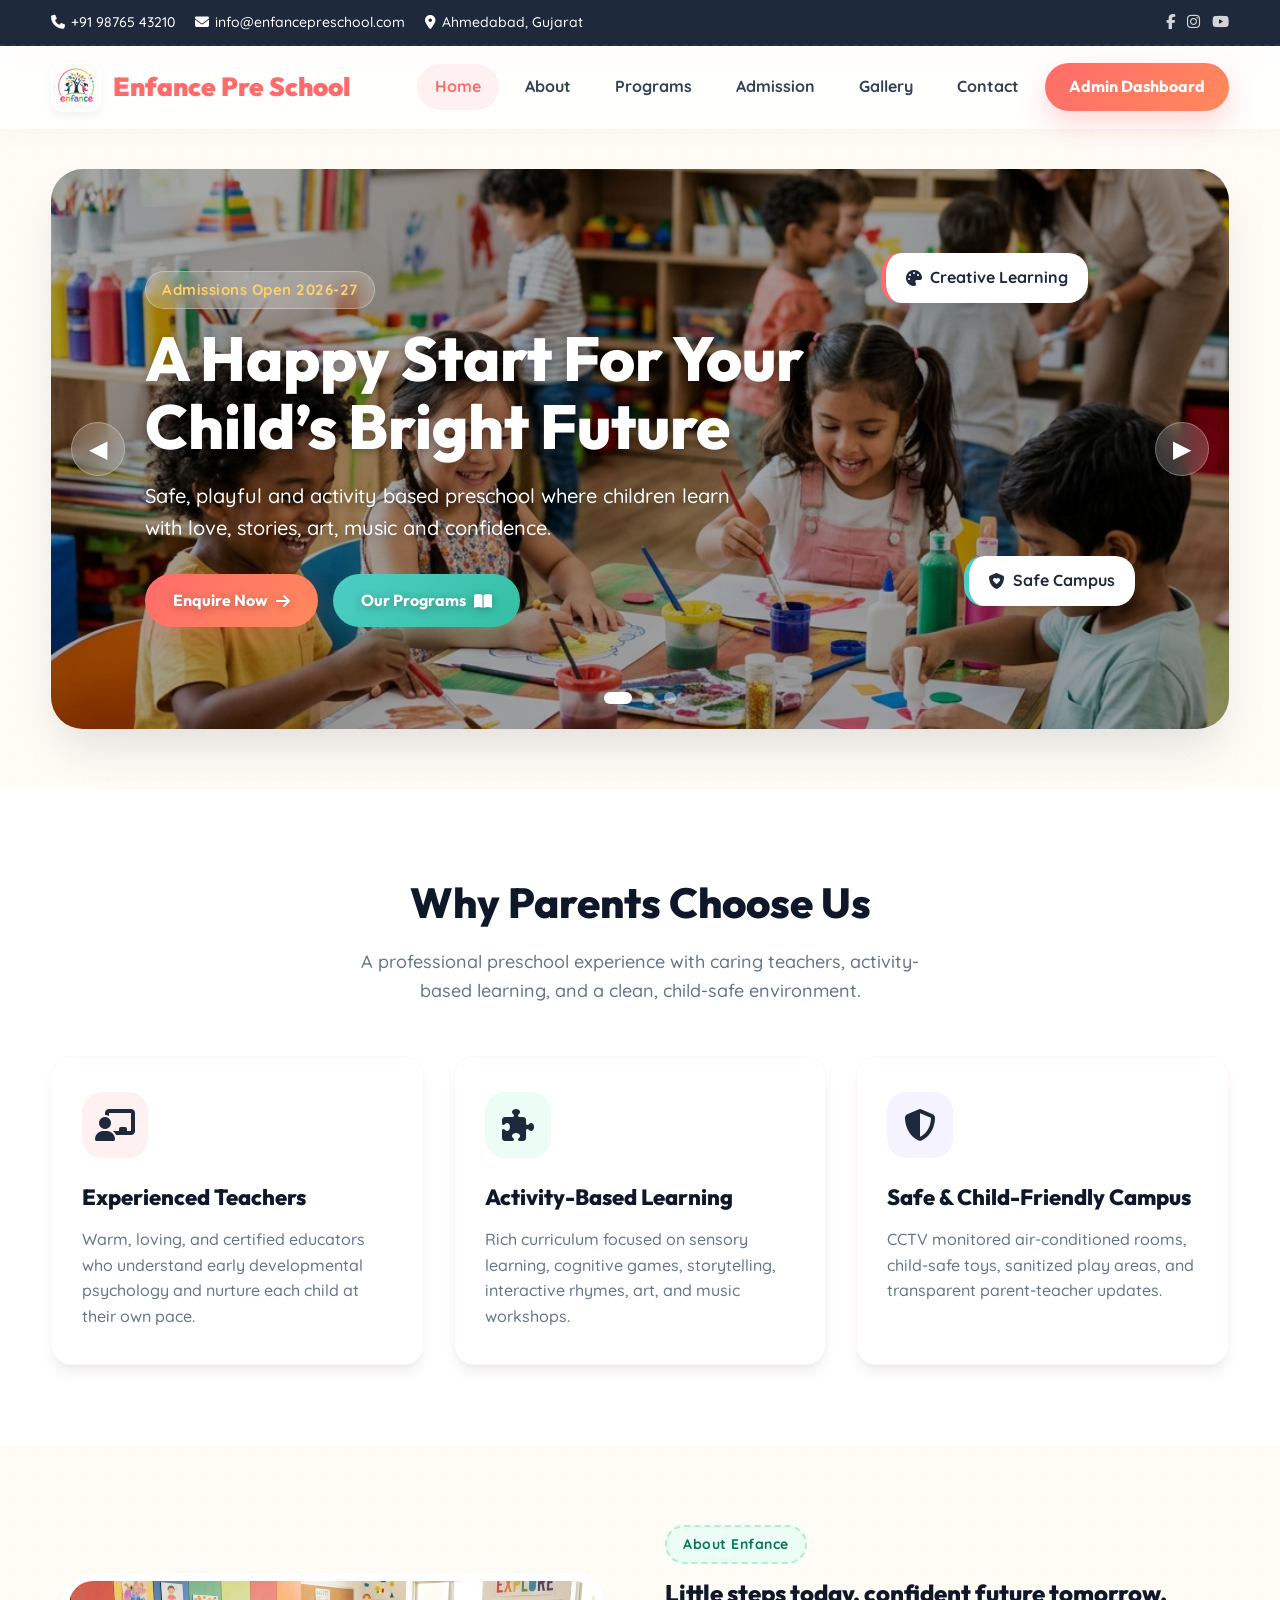
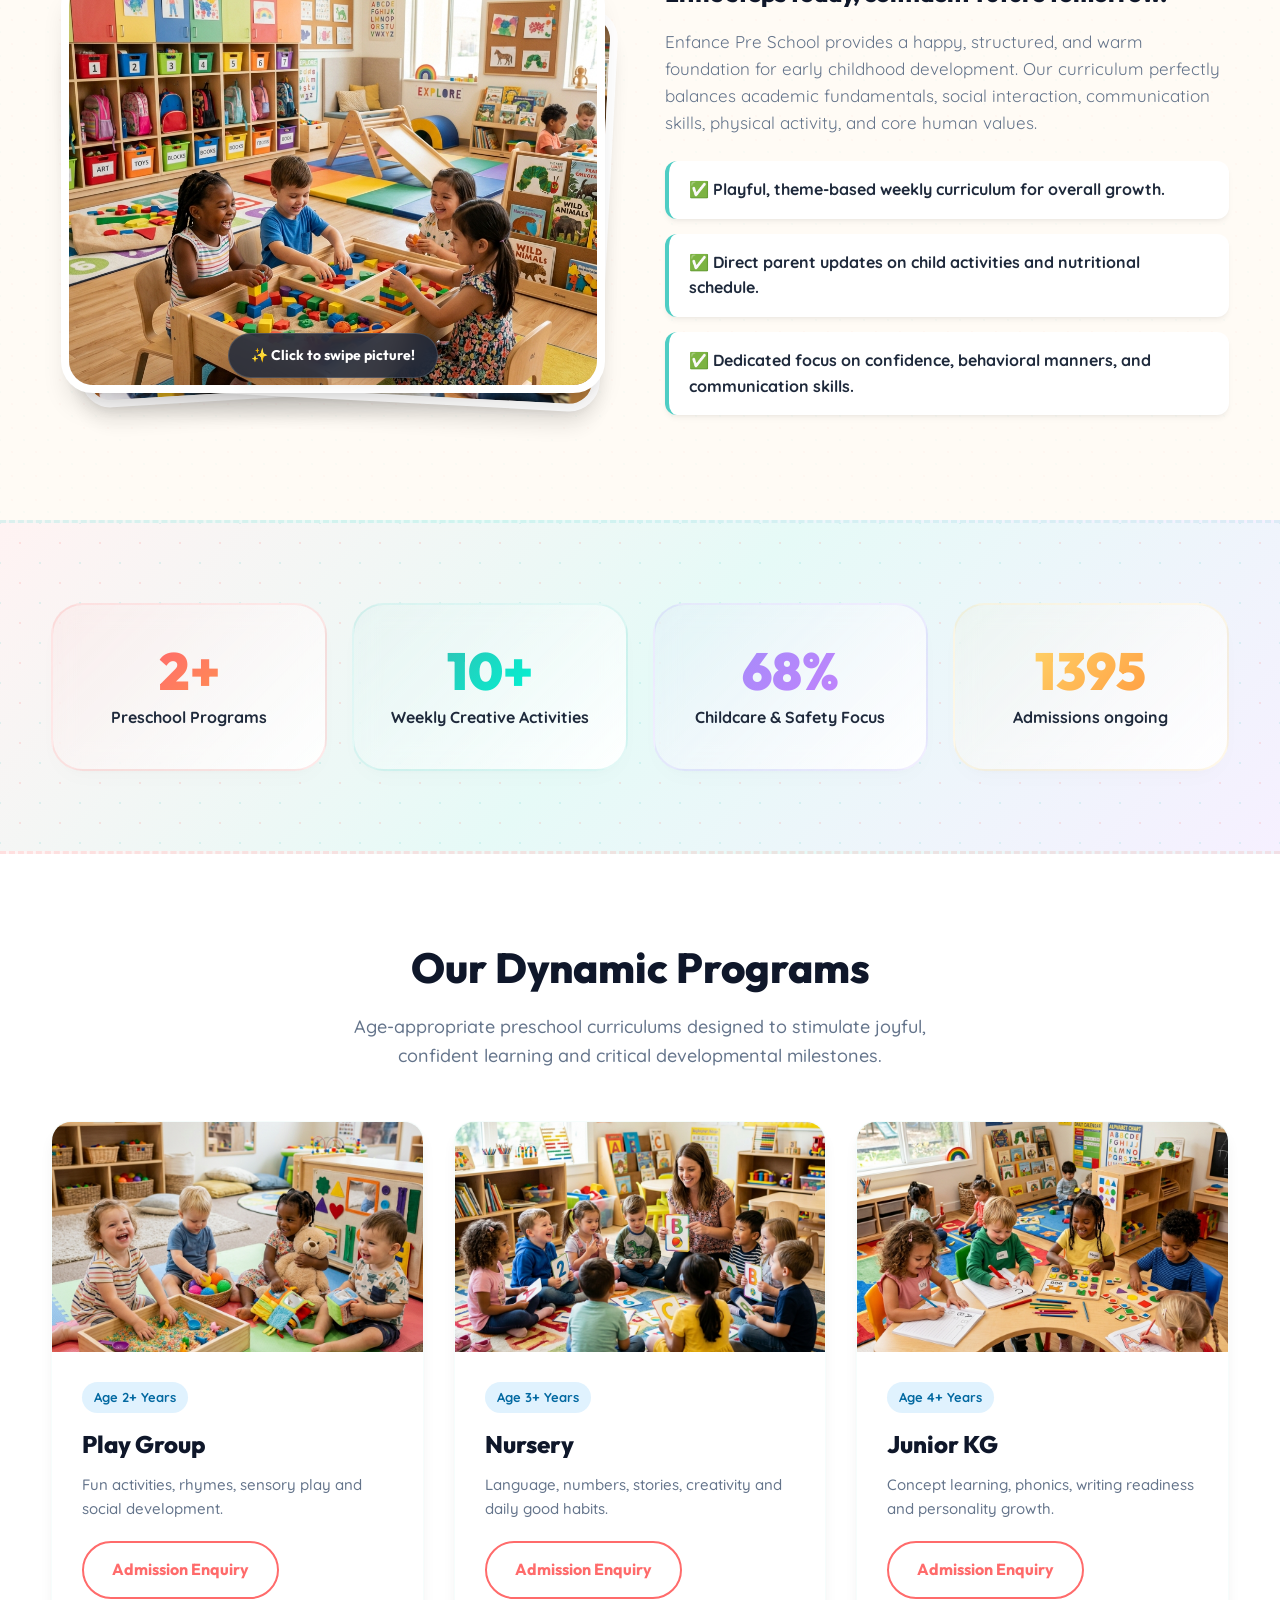
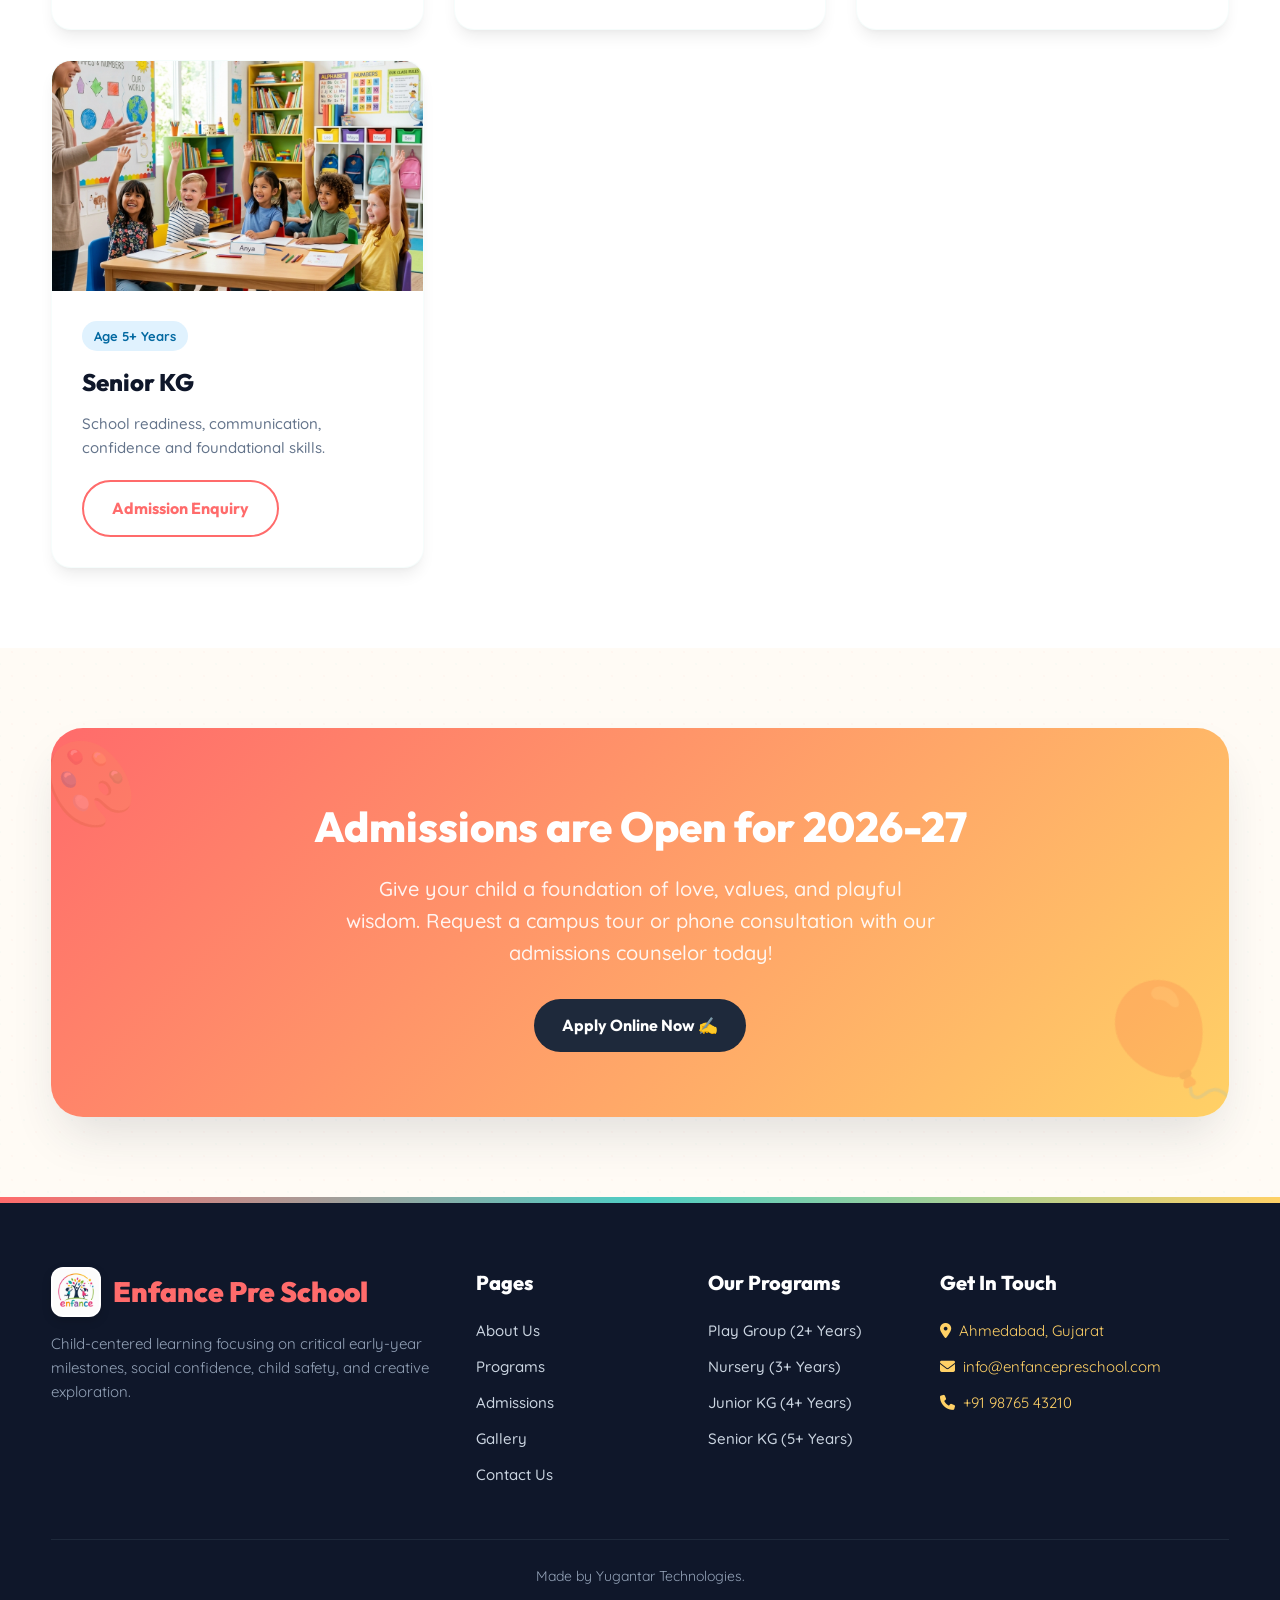
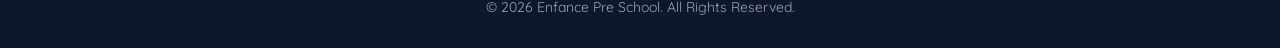
<file: index.html>
<!DOCTYPE html>
<html lang="en">
<head>
  <meta charset="UTF-8">
  <meta name="viewport" content="width=device-width, initial-scale=1.0">
  <title>Enfance Pre School - Happy Start for Bright Future</title>
  <meta name="description" content="Enfance Pre School offers activity-based learning, clean child-safe environment, experienced teachers, and joyful growth for your little ones in Ahmedabad.">
  <link rel="stylesheet" href="https://cdnjs.cloudflare.com/ajax/libs/font-awesome/6.4.0/css/all.min.css">
  <link rel="stylesheet" href="assets/css/style.css?v=7">
</head>
<body>

  <!-- PRELOADER -->
  <div id="preloader">
    <div class="loader-container">
      <div class="loader-balloons">
        <div class="loader-balloon"></div>
        <div class="loader-balloon"></div>
        <div class="loader-balloon"></div>
        <div class="loader-balloon"></div>
      </div>
      <div class="loader-text">ENFANCE PRE SCHOOL</div>
    </div>
  </div>

  <!-- TOP BAR -->
  <div class="topbar">
    <div class="container">
      <div class="topbar-info">
        <span><i class="fa-solid fa-phone"></i> <span data-phone></span></span>
        <span><i class="fa-solid fa-envelope"></i> <span data-email></span></span>
        <span><i class="fa-solid fa-location-dot"></i> <span data-address></span></span>
      </div>
      <div class="topbar-socials">
        <a href="#" title="Facebook"><i class="fa-brands fa-facebook-f"></i></a>
        <a href="#" title="Instagram"><i class="fa-brands fa-instagram"></i></a>
        <a href="#" title="YouTube"><i class="fa-brands fa-youtube"></i></a>
      </div>
    </div>
  </div>

  <!-- NAVBAR -->
  <nav class="navbar">
    <div class="container nav-inner">
      <a class="brand" href="index.html">
        <img src="assets/images/logo.png" alt="Enfance Logo" class="brand-logo-img">
        <span data-school>Enfance Pre School</span>
      </a>
      <button class="hamb" aria-label="Toggle Menu">☰</button>
      <div class="menu">
        <a href="index.html" class="active">Home</a>
        <a href="about.html">About</a>
        <a href="programs.html">Programs</a>
        <a href="admission.html">Admission</a>
        <a href="gallery.html">Gallery</a>
        <a href="contact.html">Contact</a>
        <a class="btn" href="admin/index.html">Admin Dashboard</a>
      </div>
    </div>
  </nav>

  <!-- HERO CAROUSEL SECTION -->
  <section class="hero">
    <div class="container">
      <div class="carousel-container">
        
        <!-- Slide 1 -->
        <div class="carousel-slide active">
          <img src="assets/images/slide01.png?v=2" alt="Children playing together" class="carousel-bg">
          <div class="carousel-content">
            <span class="eyebrow data-admission" data-admission>Admissions Open 2026-27</span>
            <h1 id="heroTitle">A Happy Start For Your Child’s Bright Future</h1>
            <p id="heroText">Safe, playful and activity based preschool where children learn with love, stories, art, music and confidence.</p>
            <div class="carousel-actions">
              <a class="btn" href="admission.html">Enquire Now <i class="fa-solid fa-arrow-right"></i></a>
              <a class="btn alt" href="programs.html">Our Programs <i class="fa-solid fa-book-open"></i></a>
            </div>
          </div>
          <!-- Decorative bubbles -->
          <div class="bubble bubble-primary b1"><i class="fa-solid fa-palette"></i> Creative Learning</div>
          <div class="bubble bubble-secondary b2"><i class="fa-solid fa-shield-heart"></i> Safe Campus</div>
        </div>

        <!-- Slide 2 -->
        <div class="carousel-slide">
          <img src="assets/images/slide02.png?v=2" alt="Preschool learning environment" class="carousel-bg">
          <div class="carousel-content">
            <span class="eyebrow">Play & Grow</span>
            <h1>Where Learning Feels Like Playtime!</h1>
            <p>We nurture every child’s curious mind with interactive storytelling, motor skills development, and creative play sessions.</p>
            <div class="carousel-actions">
              <a class="btn" href="admission.html">Apply Now <i class="fa-solid fa-pen-to-square"></i></a>
              <a class="btn alt outline" href="about.html">Learn More About Us</a>
            </div>
          </div>
          <div class="bubble bubble-secondary b1"><i class="fa-solid fa-puzzle-piece"></i> Mind Games</div>
          <div class="bubble bubble-primary b2"><i class="fa-solid fa-child-reaching"></i> Play Areas</div>
        </div>

        <!-- Slide 3 -->
        <div class="carousel-slide">
          <img src="assets/images/slide03.png?v=2" alt="Art class at school" class="carousel-bg">
          <div class="carousel-content">
            <span class="eyebrow">Experienced Care</span>
            <h1>Warm Teachers, Personalized Attention</h1>
            <p>Every child gains confidence and foundational concepts at their own unique pace with our loving, certified team of educators.</p>
            <div class="carousel-actions">
              <a class="btn" href="admission.html">Request Call back <i class="fa-solid fa-phone"></i></a>
              <a class="btn alt" href="gallery.html">View Campus Gallery <i class="fa-solid fa-images"></i></a>
            </div>
          </div>
          <div class="bubble bubble-primary b1"><i class="fa-solid fa-lightbulb"></i> Concept Focus</div>
          <div class="bubble bubble-secondary b2"><i class="fa-solid fa-user-tie"></i> Expert Staff</div>
        </div>

        <!-- Carousel Controls -->
        <button class="carousel-control carousel-prev" aria-label="Previous Slide">◀</button>
        <button class="carousel-control carousel-next" aria-label="Next Slide">▶</button>
        
        <!-- Carousel Dots -->
        <div class="carousel-dots"></div>
      </div>
    </div>
  </section>

  <!-- WAVY DIVIDER -->
  <div class="wave-divider wave-white" style="height: 40px;">
    <svg viewBox="0 0 1200 120" preserveAspectRatio="none">
      <path d="M321.39,56.44c58-10.79,114.16-30.13,172-41.86,82.39-16.72,168.19-17.73,250.45-.39C823.78,31,906.67,72,985.66,92.83c70.05,18.48,146.53,26.09,214.34,3V120H0V0C26.9,8.75,57.05,18.3,88.47,26.85,148.56,43.14,218.7,68.21,321.39,56.44Z"></path>
    </svg>
  </div>

  <!-- WHY PARENTS CHOOSE US SECTION -->
  <section class="section" style="background: var(--white);">
    <div class="container">
      <div class="section-title reveal-up">
        <h2>Why Parents Choose Us</h2>
        <p>A professional preschool experience with caring teachers, activity-based learning, and a clean, child-safe environment.</p>
      </div>
      
      <div class="cards">
        <div class="card card-primary reveal-up">
          <div class="icon"><i class="fa-solid fa-chalkboard-user"></i></div>
          <h3>Experienced Teachers</h3>
          <p>Warm, loving, and certified educators who understand early developmental psychology and nurture each child at their own pace.</p>
        </div>
        
        <div class="card card-secondary reveal-up" style="animation-delay: 0.15s;">
          <div class="icon"><i class="fa-solid fa-puzzle-piece"></i></div>
          <h3>Activity-Based Learning</h3>
          <p>Rich curriculum focused on sensory learning, cognitive games, storytelling, interactive rhymes, art, and music workshops.</p>
        </div>
        
        <div class="card card-purple reveal-up" style="animation-delay: 0.3s;">
          <div class="icon"><i class="fa-solid fa-shield-halved"></i></div>
          <h3>Safe & Child-Friendly Campus</h3>
          <p>CCTV monitored air-conditioned rooms, child-safe toys, sanitized play areas, and transparent parent-teacher updates.</p>
        </div>
      </div>
    </div>
  </section>

  <!-- SPLIT SECTION ABOUT -->
  <section class="section">
    <div class="container split">
      <div class="interactive-image-card reveal-left" id="aboutImageCard">
        <div class="card-stack-inner">
          <img class="stack-card card-depth-0" src="assets/images/home01.png?v=2" alt="Children learning in a bright classroom 1">
          <img class="stack-card card-depth-1" src="assets/images/about01.png?v=2" alt="Children learning in a bright classroom 2">
          <img class="stack-card card-depth-2" src="assets/images/slide01.png?v=2" alt="Children learning in a bright classroom 3">
          <img class="stack-card card-depth-3" src="assets/images/slide02.png?v=2" alt="Children learning in a bright classroom 4">
          <img class="stack-card card-depth-4" src="assets/images/slide03.png?v=2" alt="Children learning in a bright classroom 5">
        </div>
        <div class="click-hint">✨ Click to swipe picture!</div>
      </div>
      
      <div class="reveal-right">
        <span class="eyebrow">About Enfance</span>
        <h2 style="margin: 15px 0 20px; line-height: 1.2;">Little steps today, confident future tomorrow.</h2>
        <p style="color: var(--muted); margin-bottom: 20px; font-size: 17px;">Enfance Pre School provides a happy, structured, and warm foundation for early childhood development. Our curriculum perfectly balances academic fundamentals, social interaction, communication skills, physical activity, and core human values.</p>
        
        <div class="list">
          <div class="list-item">✅ Playful, theme-based weekly curriculum for overall growth.</div>
          <div class="list-item">✅ Direct parent updates on child activities and nutritional schedule.</div>
          <div class="list-item">✅ Dedicated focus on confidence, behavioral manners, and communication skills.</div>
        </div>
      </div>
    </div>
  </section>

  <!-- STATS COUNTING SECTION -->
  <section class="section stats-bg">
    <div class="container">
      <div class="stats">
        <div class="stat reveal-zoom">
          <b><span class="stat-number" data-target="4">0</span>+</b>
          <span>Preschool Programs</span>
        </div>
        <div class="stat reveal-zoom">
          <b><span class="stat-number" data-target="15">0</span>+</b>
          <span>Weekly Creative Activities</span>
        </div>
        <div class="stat reveal-zoom">
          <b><span class="stat-number" data-target="100">0</span>%</b>
          <span>Childcare & Safety Focus</span>
        </div>
        <div class="stat reveal-zoom">
          <b><span class="stat-number" data-target="2026">0</span></b>
          <span>Admissions ongoing</span>
        </div>
      </div>
    </div>
  </section>

  <!-- OUR PROGRAMS SECTION -->
  <section class="section" style="background: var(--white);">
    <div class="container">
      <div class="section-title reveal-up">
        <h2>Our Dynamic Programs</h2>
        <p>Age-appropriate preschool curriculums designed to stimulate joyful, confident learning and critical developmental milestones.</p>
      </div>
      <div class="programs" id="programList">
        <!-- Rendered dynamically by javascript -->
      </div>
    </div>
  </section>

  <!-- ADMISSIONS CTA SECTION -->
  <section class="section">
    <div class="container">
      <div class="cta reveal-zoom">
        <h2>Admissions are Open for 2026-27</h2>
        <p>Give your child a foundation of love, values, and playful wisdom. Request a campus tour or phone consultation with our admissions counselor today!</p>
        <a class="btn alt" href="admission.html" style="background: var(--ink); box-shadow: none;">Apply Online Now ✍️</a>
      </div>
    </div>
  </section>

  <!-- FOOTER -->
  <footer class="footer">
    <div class="container footer-grid">
      <div>
        <div class="footer-logo">
          <img src="assets/images/logo.png" alt="Enfance Logo" class="footer-logo-img">
          <span data-school>Enfance Pre School</span>
        </div>
        <p style="margin-bottom: 20px;">Child-centered learning focusing on critical early-year milestones, social confidence, child safety, and creative exploration.</p>
      </div>
      
      <div>
        <h3>Pages</h3>
        <a href="about.html">About Us</a>
        <a href="programs.html">Programs</a>
        <a href="admission.html">Admissions</a>
        <a href="gallery.html">Gallery</a>
        <a href="contact.html">Contact Us</a>
      </div>
      
      <div>
        <h3>Our Programs</h3>
        <a href="programs.html">Play Group (2+ Years)</a>
        <a href="programs.html">Nursery (3+ Years)</a>
        <a href="programs.html">Junior KG (4+ Years)</a>
        <a href="programs.html">Senior KG (5+ Years)</a>
      </div>
      
      <div>
        <h3>Get In Touch</h3>
        <ul class="footer-contact">
          <li><span><i class="fa-solid fa-location-dot"></i></span> <span data-address></span></li>
          <li><span><i class="fa-solid fa-envelope"></i></span> <span data-email></span></li>
          <li><span><i class="fa-solid fa-phone"></i></span> <span data-phone></span></li>
        </ul>
      </div>
    </div>
    
    <div class="container footer-bottom">
      <div style="margin-bottom: 8px;">Made by Yugantar Technologies.</div>
      © <span id="year"></span> <span data-school></span>. All Rights Reserved.
    </div>
  </footer>

  <script src="assets/js/main.js?v=5"></script>
</body>
</html>
</file>
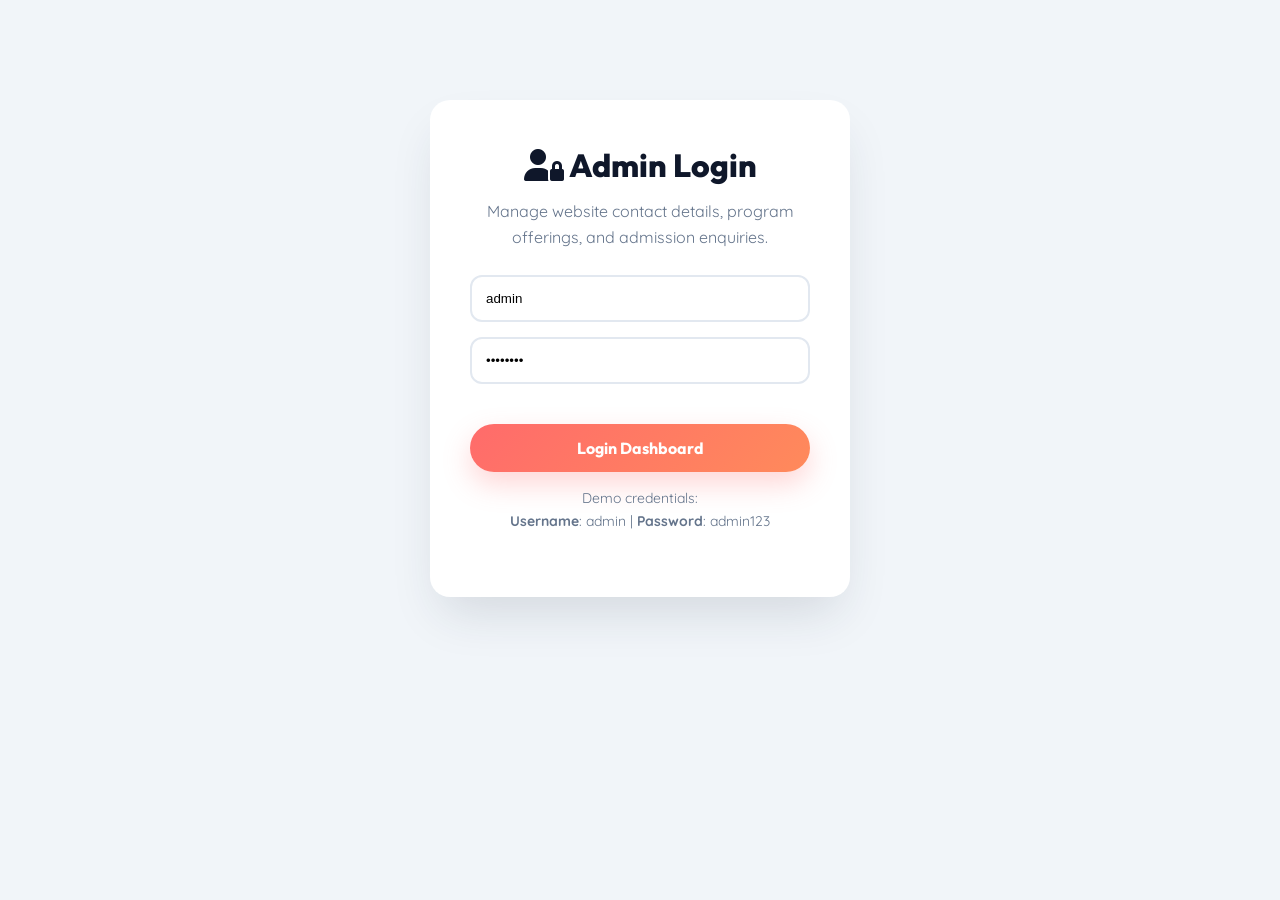
<file: admin/index.html>
<!DOCTYPE html>
<html lang="en">
<head>
  <meta charset="UTF-8">
  <meta name="viewport" content="width=device-width, initial-scale=1.0">
  <title>Admin Dashboard - Enfance Pre School</title>
  <link rel="stylesheet" href="https://cdnjs.cloudflare.com/ajax/libs/font-awesome/6.4.0/css/all.min.css">
  <link rel="stylesheet" href="../assets/css/style.css">
  <style>
    /* Admin specific overriding details */
    .admin-card input, .admin-card textarea {
      width: 100%;
      padding: 12px 16px;
      border: 2px solid #e2e8f0;
      border-radius: var(--radius-sm);
      margin-bottom: 16px;
      outline: none;
      font-family: inherit;
    }
    .admin-card input:focus, .admin-card textarea:focus {
      border-color: var(--primary);
    }
    .admin-card label {
      display: block;
      font-weight: 700;
      margin-bottom: 6px;
      color: var(--ink);
    }
  </style>
</head>
<body>

  <div class="admin-wrap">
    <div class="container">
      
      <!-- LOGIN BOX -->
      <div id="login" class="login-box">
        <h1><i class="fa-solid fa-user-lock"></i> Admin Login</h1>
        <p>Manage website contact details, program offerings, and admission enquiries.</p>
        
        <div style="text-align: left; margin-bottom: 15px;">
          <input id="user" placeholder="Username" value="admin">
          <input id="pass" type="password" placeholder="Password" value="admin123">
        </div>
        
        <button class="btn" onclick="login()">Login Dashboard</button>
        <p style="color: var(--muted); font-size: 14px; margin-top: 15px;">
          Demo credentials:<br><strong>Username</strong>: admin | <strong>Password</strong>: admin123
        </p>
      </div>

      <!-- MAIN CONTROL PANEL -->
      <div id="panel" style="display: none;">
        <div class="admin-panel">
          
          <!-- SIDEBAR -->
          <aside class="sidebar">
            <h2>Enfance Admin</h2>
            <button class="active" onclick="showTab('dashboard', this)"><i class="fa-solid fa-chart-simple"></i> Dashboard</button>
            <button onclick="showTab('content', this)"><i class="fa-solid fa-gear"></i> Website Content</button>
            <button onclick="showTab('programs', this)"><i class="fa-solid fa-book"></i> Programs Manager</button>
            <button onclick="showTab('enquiries', this)"><i class="fa-solid fa-inbox"></i> Enquiries Inbox</button>
            <button onclick="logout()" style="color: #fca5a5; margin-top: 20px;"><i class="fa-solid fa-lock"></i> Logout</button>
            <a class="btn alt" style="margin-top: 25px; width: 100%; text-shadow: none;" href="../index.html"><i class="fa-solid fa-globe"></i> View Site</a>
          </aside>

          <!-- CONTENT PANELS -->
          <main>
            
            <!-- DASHBOARD TAB -->
            <section id="dashboard" class="tab">
              <div class="admin-card">
                <h1>Overview Metrics</h1>
                <div class="stats" style="grid-template-columns: repeat(auto-fit, minmax(200px, 1fr));">
                  <div class="stat">
                    <b id="eqCount" style="color: var(--secondary);">0</b>
                    <span>Total Enquiries Recieved</span>
                  </div>
                  <div class="stat">
                    <b>6</b>
                    <span>Total Pages Managed</span>
                  </div>
                  <div class="stat">
                    <b id="pgCount">4</b>
                    <span>Dynamic Programs</span>
                  </div>
                  <div class="stat">
                    <b style="color: var(--green);">Active</b>
                    <span>Local Database Status</span>
                  </div>
                </div>
              </div>
            </section>

            <!-- WEBSITE CONTENT TAB -->
            <section id="content" class="tab" style="display: none;">
              <div class="admin-card">
                <h1>Manage Header & Contact Details</h1>
                
                <label for="school">School Name</label>
                <input id="school" placeholder="School Name">
                
                <label for="phone">Phone Number</label>
                <input id="phone" placeholder="Phone Number">
                
                <label for="email">Email Address</label>
                <input id="email" placeholder="Email Address">
                
                <label for="address">Campus Address</label>
                <input id="address" placeholder="Campus Address">
                
                <label for="admission">Admissions Callout Text</label>
                <input id="admission" placeholder="Admission Callout Text">
                
                <label for="heroTitleAdmin">Hero Title (Homepage)</label>
                <input id="heroTitleAdmin" placeholder="Hero Title">
                
                <label for="heroTextAdmin">Hero Tagline (Homepage)</label>
                <textarea id="heroTextAdmin" rows="4" placeholder="Hero Description Text"></textarea>
                
                <button class="btn" onclick="saveContent()">Save Content Details</button>
              </div>
            </section>

            <!-- PROGRAMS TAB -->
            <section id="programs" class="tab" style="display: none;">
              <div class="admin-card">
                <h1>Manage Class Programs</h1>
                <p style="color: var(--muted); margin-bottom: 25px;">Define, rename, or update the syllabus details and age brackets for preschool program offerings.</p>
                
                <div id="programRows"></div>
                
                <div style="display: flex; gap: 15px; margin-top: 20px;">
                  <button class="btn alt" onclick="addProgram()">+ Add New Program Card</button>
                  <button class="btn" onclick="savePrograms()">Save Programs Grid</button>
                </div>
              </div>
            </section>

            <!-- ENQUIRIES TAB -->
            <section id="enquiries" class="tab" style="display: none;">
              <div class="admin-card">
                <div style="display: flex; justify-content: space-between; align-items: center; margin-bottom: 20px; border-bottom: 2px solid #f1f5f9; padding-bottom: 15px;">
                  <h1 style="margin: 0; border: none; padding: 0;">Admission Enquiries</h1>
                  <button class="btn alt outline" onclick="clearEnquiries()" style="padding: 10px 20px;">Clear Inbox</button>
                </div>
                
                <div style="overflow-x: auto; background: var(--white); border-radius: var(--radius-sm); border: 1px solid #e2e8f0;">
                  <table class="table">
                    <thead>
                      <tr>
                        <th>Date Submitted</th>
                        <th>Parent Name</th>
                        <th>Mobile Number</th>
                        <th>Chosen Program</th>
                        <th>Message Content</th>
                      </tr>
                    </thead>
                    <tbody id="enquiryRows">
                      <!-- Rendered dynamically by javascript -->
                    </tbody>
                  </table>
                </div>
              </div>
            </section>

          </main>

        </div>
      </div>

    </div>
  </div>

  <script src="../assets/js/main.js?v=5"></script>
  <script src="admin.js?v=3"></script>
</body>
</html>
</file>
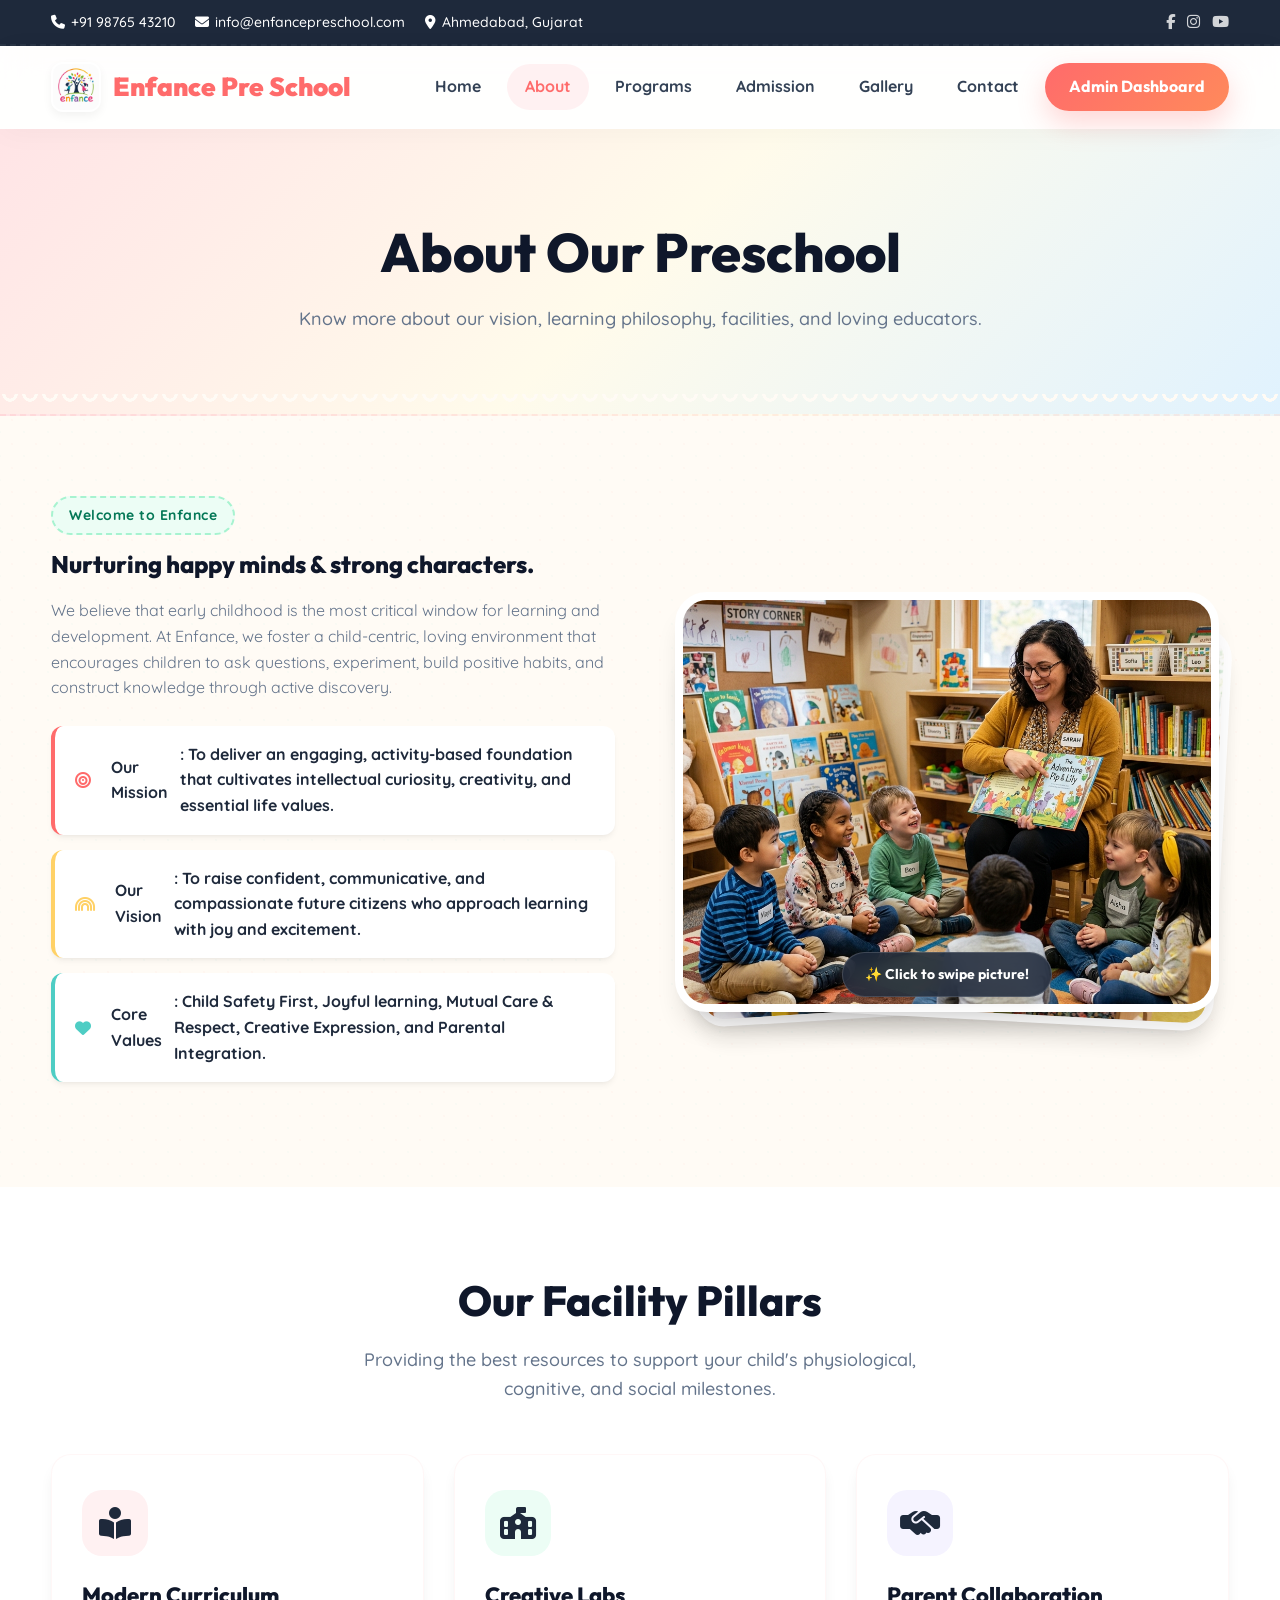
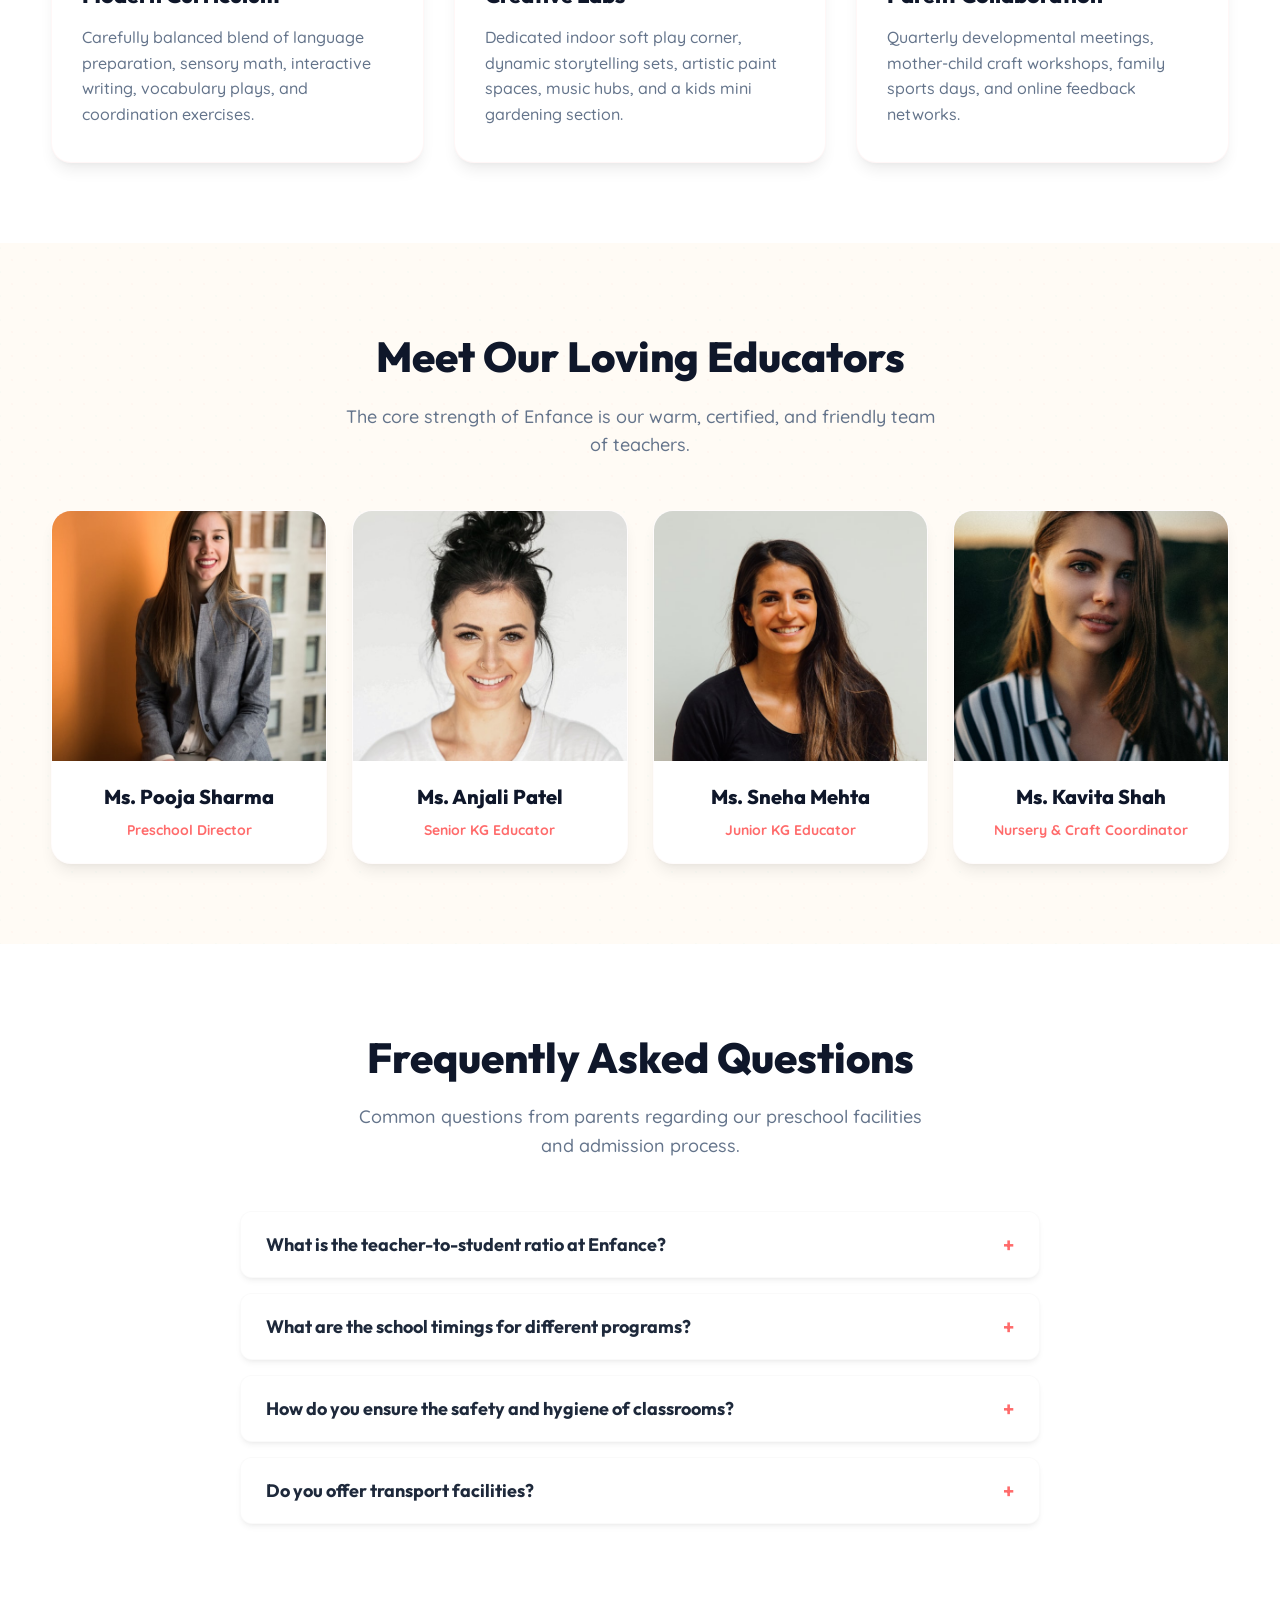
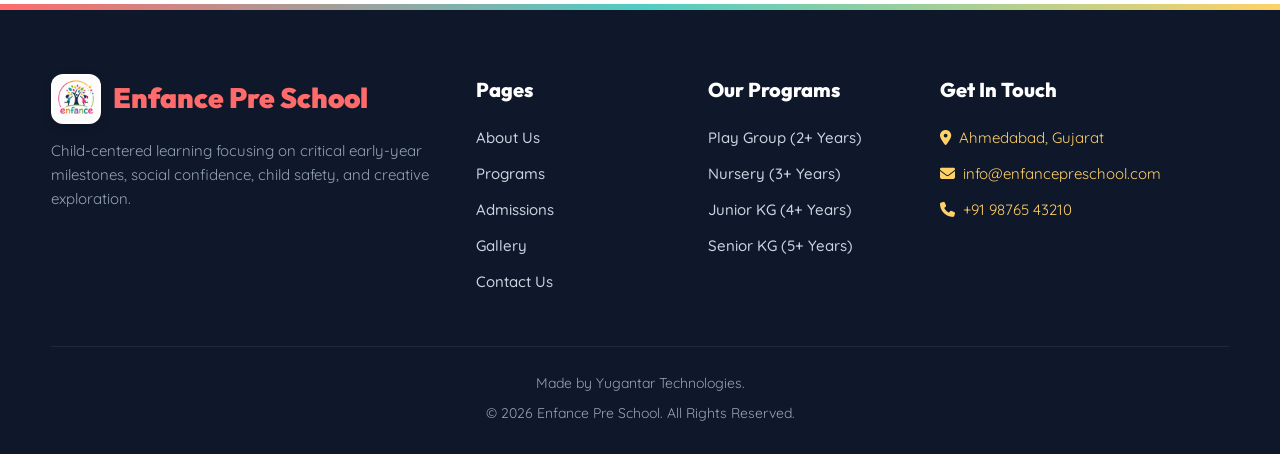
<file: about.html>
<!DOCTYPE html>
<html lang="en">
<head>
  <meta charset="UTF-8">
  <meta name="viewport" content="width=device-width, initial-scale=1.0">
  <title>About Us - Enfance Pre School</title>
  <meta name="description" content="Learn more about the mission, vision, values, experienced teaching staff, and educational facilities at Enfance Pre School.">
  <link rel="stylesheet" href="https://cdnjs.cloudflare.com/ajax/libs/font-awesome/6.4.0/css/all.min.css">
  <link rel="stylesheet" href="assets/css/style.css?v=7">
</head>
<body>

  <!-- PRELOADER -->
  <div id="preloader">
    <div class="loader-container">
      <div class="loader-balloons">
        <div class="loader-balloon"></div>
        <div class="loader-balloon"></div>
        <div class="loader-balloon"></div>
        <div class="loader-balloon"></div>
      </div>
      <div class="loader-text">ENFANCE PRE SCHOOL</div>
    </div>
  </div>

  <!-- TOP BAR -->
  <div class="topbar">
    <div class="container">
      <div class="topbar-info">
        <span><i class="fa-solid fa-phone"></i> <span data-phone></span></span>
        <span><i class="fa-solid fa-envelope"></i> <span data-email></span></span>
        <span><i class="fa-solid fa-location-dot"></i> <span data-address></span></span>
      </div>
      <div class="topbar-socials">
        <a href="#" title="Facebook"><i class="fa-brands fa-facebook-f"></i></a>
        <a href="#" title="Instagram"><i class="fa-brands fa-instagram"></i></a>
        <a href="#" title="YouTube"><i class="fa-brands fa-youtube"></i></a>
      </div>
    </div>
  </div>

  <!-- NAVBAR -->
  <nav class="navbar">
    <div class="container nav-inner">
      <a class="brand" href="index.html">
        <img src="assets/images/logo.png" alt="Enfance Logo" class="brand-logo-img">
        <span data-school>Enfance Pre School</span>
      </a>
      <button class="hamb" aria-label="Toggle Menu">☰</button>
      <div class="menu">
        <a href="index.html">Home</a>
        <a href="about.html" class="active">About</a>
        <a href="programs.html">Programs</a>
        <a href="admission.html">Admission</a>
        <a href="gallery.html">Gallery</a>
        <a href="contact.html">Contact</a>
        <a class="btn" href="admin/index.html">Admin Dashboard</a>
      </div>
    </div>
  </nav>

  <!-- PAGE HERO -->
  <section class="page-hero">
    <div class="container">
      <h1>About Our Preschool</h1>
      <p>Know more about our vision, learning philosophy, facilities, and loving educators.</p>
    </div>
  </section>

  <!-- WELCOME & CORE MISSION -->
  <section class="section">
    <div class="container split">
      <div class="reveal-left">
        <span class="eyebrow">Welcome to Enfance</span>
        <h2 style="margin: 15px 0 20px; line-height: 1.2;">Nurturing happy minds & strong characters.</h2>
        <p style="color: var(--muted); margin-bottom: 25px; font-size: 16px;">We believe that early childhood is the most critical window for learning and development. At Enfance, we foster a child-centric, loving environment that encourages children to ask questions, experiment, build positive habits, and construct knowledge through active discovery.</p>
        
        <div class="list">
          <div class="list-item" style="border-left-color: var(--primary);">
            <i class="fa-solid fa-bullseye" style="color: var(--primary); margin-right: 8px;"></i> <strong>Our Mission</strong>: To deliver an engaging, activity-based foundation that cultivates intellectual curiosity, creativity, and essential life values.
          </div>
          <div class="list-item" style="border-left-color: var(--accent);">
            <i class="fa-solid fa-rainbow" style="color: var(--accent); margin-right: 8px;"></i> <strong>Our Vision</strong>: To raise confident, communicative, and compassionate future citizens who approach learning with joy and excitement.
          </div>
          <div class="list-item" style="border-left-color: var(--secondary);">
            <i class="fa-solid fa-heart" style="color: var(--secondary); margin-right: 8px;"></i> <strong>Core Values</strong>: Child Safety First, Joyful learning, Mutual Care & Respect, Creative Expression, and Parental Integration.
          </div>
        </div>
      </div>
      
      <div class="reveal-right">
        <div class="interactive-image-card" id="aboutImageCard">
          <div class="card-stack-inner">
            <img class="stack-card card-depth-0" src="assets/images/about01.png?v=2" alt="Preschool activities 1">
            <img class="stack-card card-depth-1" src="assets/images/home01.png?v=2" alt="Preschool activities 2">
            <img class="stack-card card-depth-2" src="assets/images/slide01.png?v=2" alt="Preschool activities 3">
            <img class="stack-card card-depth-3" src="assets/images/slide02.png?v=2" alt="Preschool activities 4">
            <img class="stack-card card-depth-4" src="assets/images/slide03.png?v=2" alt="Preschool activities 5">
          </div>
          <div class="click-hint">✨ Click to swipe picture!</div>
        </div>
      </div>
    </div>
  </section>

  <!-- FACILITY FEATURES -->
  <section class="section" style="background: var(--white);">
    <div class="container">
      <div class="section-title reveal-up">
        <h2>Our Facility Pillars</h2>
        <p>Providing the best resources to support your child's physiological, cognitive, and social milestones.</p>
      </div>
      
      <div class="cards">
        <div class="card card-primary reveal-up">
          <div class="icon"><i class="fa-solid fa-book-open-reader"></i></div>
          <h3>Modern Curriculum</h3>
          <p>Carefully balanced blend of language preparation, sensory math, interactive writing, vocabulary plays, and coordination exercises.</p>
        </div>
        
        <div class="card card-secondary reveal-up" style="animation-delay: 0.1s;">
          <div class="icon"><i class="fa-solid fa-school-flag"></i></div>
          <h3>Creative Labs</h3>
          <p>Dedicated indoor soft play corner, dynamic storytelling sets, artistic paint spaces, music hubs, and a kids mini gardening section.</p>
        </div>
        
        <div class="card card-purple reveal-up" style="animation-delay: 0.2s;">
          <div class="icon"><i class="fa-solid fa-handshake-simple"></i></div>
          <h3>Parent Collaboration</h3>
          <p>Quarterly developmental meetings, mother-child craft workshops, family sports days, and online feedback networks.</p>
        </div>
      </div>
    </div>
  </section>

  <!-- TEAM MEMBERS SECTION -->
  <section class="section">
    <div class="container">
      <div class="section-title reveal-up">
        <h2>Meet Our Loving Educators</h2>
        <p>The core strength of Enfance is our warm, certified, and friendly team of teachers.</p>
      </div>
      
      <div class="team-grid">
        <div class="team-card reveal-zoom">
          <div class="team-img-wrap">
            <img src="assets/images/team01.png?v=2" alt="Ms. Pooja Sharma">
          </div>
          <div class="team-info">
            <h4>Ms. Pooja Sharma</h4>
            <span>Preschool Director</span>
          </div>
        </div>
        
        <div class="team-card reveal-zoom" style="animation-delay: 0.1s;">
          <div class="team-img-wrap">
            <img src="assets/images/team02.png?v=2" alt="Ms. Anjali Patel">
          </div>
          <div class="team-info">
            <h4>Ms. Anjali Patel</h4>
            <span>Senior KG Educator</span>
          </div>
        </div>
        
        <div class="team-card reveal-zoom" style="animation-delay: 0.2s;">
          <div class="team-img-wrap">
            <img src="assets/images/team03.png?v=2" alt="Ms. Sneha Mehta">
          </div>
          <div class="team-info">
            <h4>Ms. Sneha Mehta</h4>
            <span>Junior KG Educator</span>
          </div>
        </div>
        
        <div class="team-card reveal-zoom" style="animation-delay: 0.3s;">
          <div class="team-img-wrap">
            <img src="assets/images/team04.png?v=2" alt="Ms. Kavita Shah">
          </div>
          <div class="team-info">
            <h4>Ms. Kavita Shah</h4>
            <span>Nursery & Craft Coordinator</span>
          </div>
        </div>
      </div>
    </div>
  </section>

  <!-- FAQ ACCORDION SECTION -->
  <section class="section" style="background: var(--white);">
    <div class="container">
      <div class="section-title reveal-up">
        <h2>Frequently Asked Questions</h2>
        <p>Common questions from parents regarding our preschool facilities and admission process.</p>
      </div>
      
      <div class="faq-accordion reveal-up">
        <div class="faq-item">
          <button class="faq-question">
            <span>What is the teacher-to-student ratio at Enfance?</span>
            <span class="faq-icon">+</span>
          </button>
          <div class="faq-answer">
            <p>We maintain a close teacher-to-child ratio. For Playgroup, it is 1:8, and for Nursery and Kindergarten, it is 1:12. This ensures personalized attention and care for every learner.</p>
          </div>
        </div>
        
        <div class="faq-item">
          <button class="faq-question">
            <span>What are the school timings for different programs?</span>
            <span class="faq-icon">+</span>
          </button>
          <div class="faq-answer">
            <p>Our timings are: Playgroup & Nursery: 9:00 AM to 11:30 AM (Monday to Friday). Junior & Senior KG: 9:00 AM to 1:00 PM (Monday to Saturday).</p>
          </div>
        </div>
        
        <div class="faq-item">
          <button class="faq-question">
            <span>How do you ensure the safety and hygiene of classrooms?</span>
            <span class="faq-icon">+</span>
          </button>
          <div class="faq-answer">
            <p>Classrooms and toys are sanitized daily. Our campus has restricted visitor entry, continuous CCTV supervision, and all child spaces are fully cushioned to prevent slips or injuries.</p>
          </div>
        </div>

        <div class="faq-item">
          <button class="faq-question">
            <span>Do you offer transport facilities?</span>
            <span class="faq-icon">+</span>
          </button>
          <div class="faq-answer">
            <p>Yes, we offer comfortable van/bus pick-and-drop facilities covering major residential sectors in Ahmedabad. Every vehicle is supervised by a female assistant and has active GPS tracking.</p>
          </div>
        </div>
      </div>
    </div>
  </section>

  <!-- FOOTER -->
  <footer class="footer">
    <div class="container footer-grid">
      <div>
        <div class="footer-logo">
          <img src="assets/images/logo.png" alt="Enfance Logo" class="footer-logo-img">
          <span data-school>Enfance Pre School</span>
        </div>
        <p style="margin-bottom: 20px;">Child-centered learning focusing on critical early-year milestones, social confidence, child safety, and creative exploration.</p>
      </div>
      
      <div>
        <h3>Pages</h3>
        <a href="about.html">About Us</a>
        <a href="programs.html">Programs</a>
        <a href="admission.html">Admissions</a>
        <a href="gallery.html">Gallery</a>
        <a href="contact.html">Contact Us</a>
      </div>
      
      <div>
        <h3>Our Programs</h3>
        <a href="programs.html">Play Group (2+ Years)</a>
        <a href="programs.html">Nursery (3+ Years)</a>
        <a href="programs.html">Junior KG (4+ Years)</a>
        <a href="programs.html">Senior KG (5+ Years)</a>
      </div>
      
      <div>
        <h3>Get In Touch</h3>
        <ul class="footer-contact">
          <li><span><i class="fa-solid fa-location-dot"></i></span> <span data-address></span></li>
          <li><span><i class="fa-solid fa-envelope"></i></span> <span data-email></span></li>
          <li><span><i class="fa-solid fa-phone"></i></span> <span data-phone></span></li>
        </ul>
      </div>
    </div>
    
    <div class="container footer-bottom">
      <div style="margin-bottom: 8px;">Made by Yugantar Technologies.</div>
      © <span id="year"></span> <span data-school></span>. All Rights Reserved.
    </div>
  </footer>

  <script src="assets/js/main.js?v=5"></script>
</body>
</html>
</file>
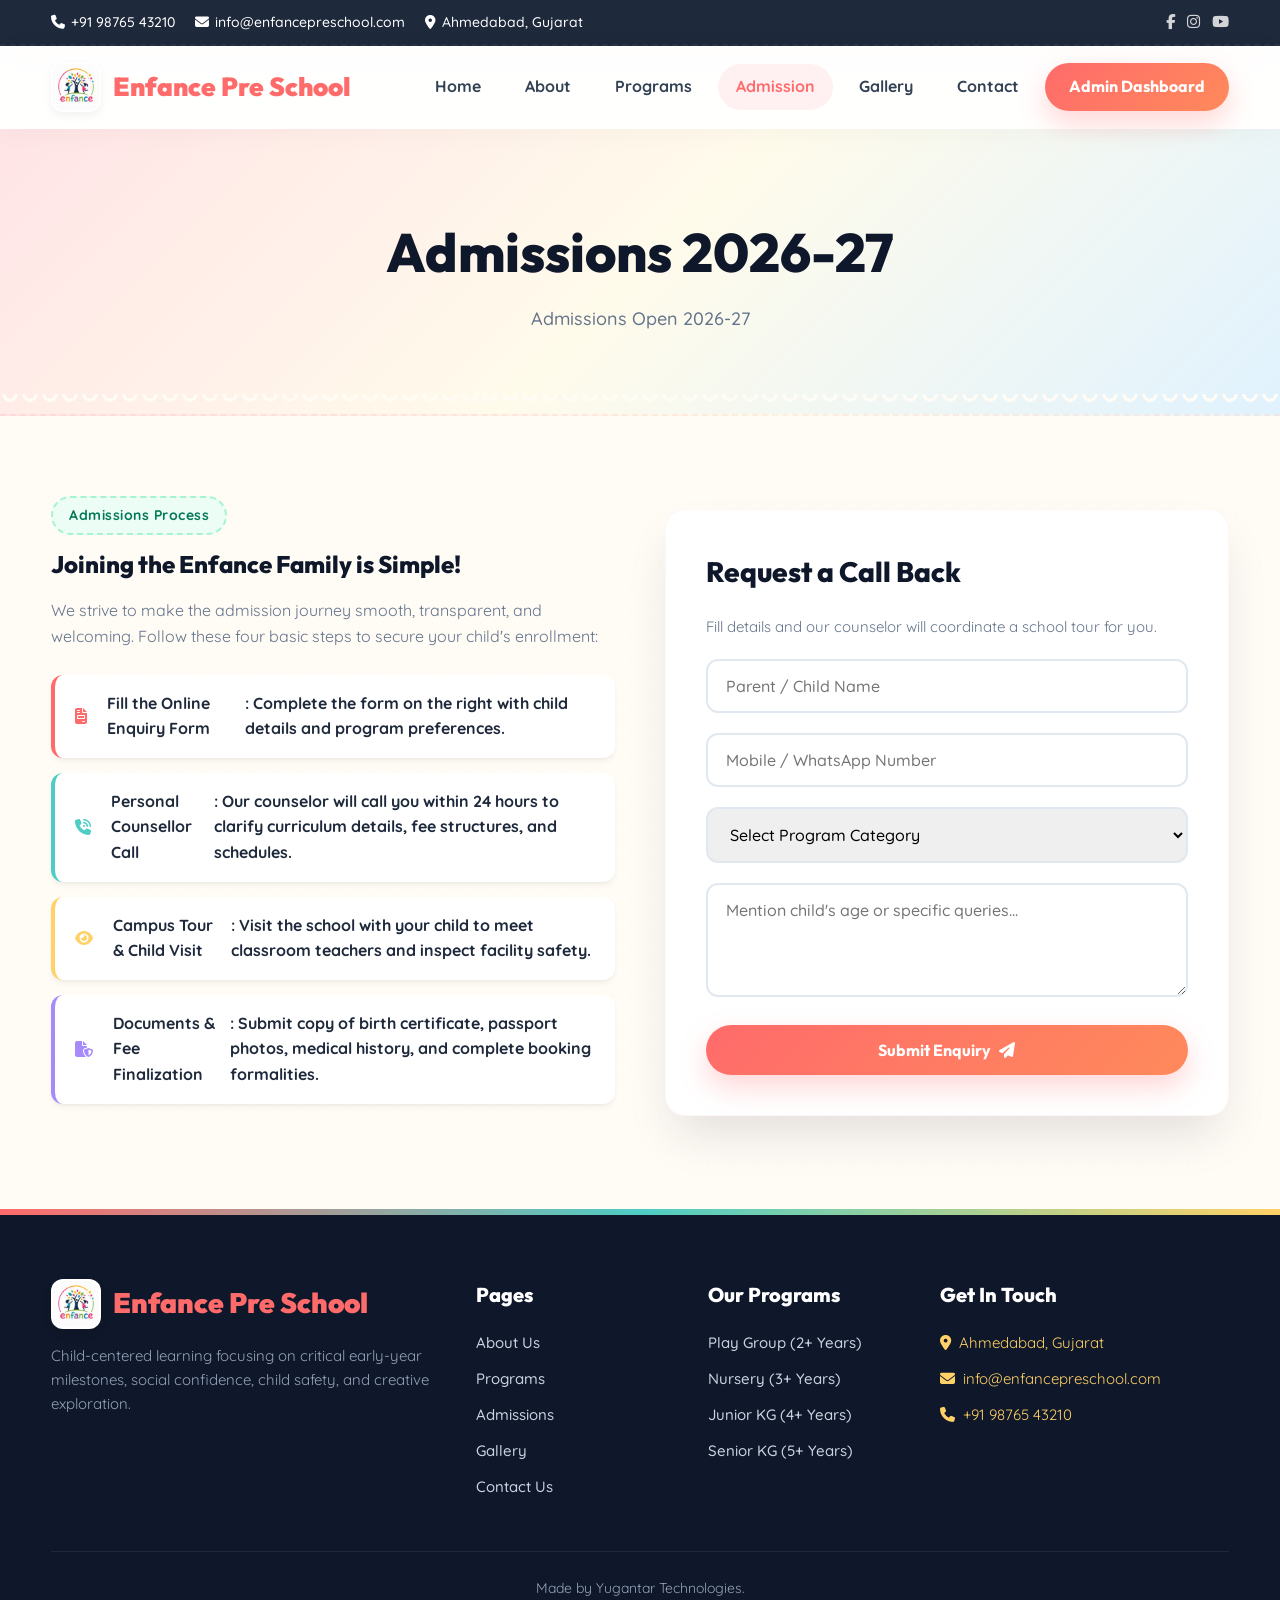
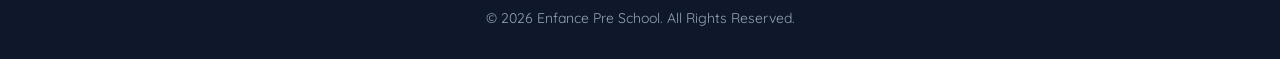
<file: admission.html>
<!DOCTYPE html>
<html lang="en">
<head>
  <meta charset="UTF-8">
  <meta name="viewport" content="width=device-width, initial-scale=1.0">
  <title>Admission Enquiry - Enfance Pre School</title>
  <meta name="description" content="Secure admissions for your child at Enfance Pre School. Fill out our simple online enquiry form to request a call back or campus visit.">
  <link rel="stylesheet" href="https://cdnjs.cloudflare.com/ajax/libs/font-awesome/6.4.0/css/all.min.css">
  <link rel="stylesheet" href="assets/css/style.css?v=7">
</head>
<body>

  <!-- PRELOADER -->
  <div id="preloader">
    <div class="loader-container">
      <div class="loader-balloons">
        <div class="loader-balloon"></div>
        <div class="loader-balloon"></div>
        <div class="loader-balloon"></div>
        <div class="loader-balloon"></div>
      </div>
      <div class="loader-text">ENFANCE PRE SCHOOL</div>
    </div>
  </div>

  <!-- TOP BAR -->
  <div class="topbar">
    <div class="container">
      <div class="topbar-info">
        <span><i class="fa-solid fa-phone"></i> <span data-phone></span></span>
        <span><i class="fa-solid fa-envelope"></i> <span data-email></span></span>
        <span><i class="fa-solid fa-location-dot"></i> <span data-address></span></span>
      </div>
      <div class="topbar-socials">
        <a href="#" title="Facebook"><i class="fa-brands fa-facebook-f"></i></a>
        <a href="#" title="Instagram"><i class="fa-brands fa-instagram"></i></a>
        <a href="#" title="YouTube"><i class="fa-brands fa-youtube"></i></a>
      </div>
    </div>
  </div>

  <!-- NAVBAR -->
  <nav class="navbar">
    <div class="container nav-inner">
      <a class="brand" href="index.html">
        <img src="assets/images/logo.png" alt="Enfance Logo" class="brand-logo-img">
        <span data-school>Enfance Pre School</span>
      </a>
      <button class="hamb" aria-label="Toggle Menu">☰</button>
      <div class="menu">
        <a href="index.html">Home</a>
        <a href="about.html">About</a>
        <a href="programs.html">Programs</a>
        <a href="admission.html" class="active">Admission</a>
        <a href="gallery.html">Gallery</a>
        <a href="contact.html">Contact</a>
        <a class="btn" href="admin/index.html">Admin Dashboard</a>
      </div>
    </div>
  </nav>

  <!-- PAGE HERO -->
  <section class="page-hero">
    <div class="container">
      <h1>Admissions 2026-27</h1>
      <p data-admission>Admissions Open 2026-27</p>
    </div>
  </section>

  <!-- ADMISSIONS DETAIL & FORM -->
  <section class="section">
    <div class="container split">
      
      <!-- Left Column: Guidelines -->
      <div class="reveal-left">
        <span class="eyebrow">Admissions Process</span>
        <h2 style="margin: 15px 0 20px; line-height: 1.2;">Joining the Enfance Family is Simple!</h2>
        <p style="color: var(--muted); margin-bottom: 25px; font-size: 16px;">We strive to make the admission journey smooth, transparent, and welcoming. Follow these four basic steps to secure your child's enrollment:</p>
        
        <div class="list">
          <div class="list-item" style="border-left-color: var(--primary);">
            <i class="fa-solid fa-file-invoice" style="color: var(--primary); margin-right: 8px;"></i> <strong>Fill the Online Enquiry Form</strong>: Complete the form on the right with child details and program preferences.
          </div>
          <div class="list-item" style="border-left-color: var(--secondary);">
            <i class="fa-solid fa-phone-volume" style="color: var(--secondary); margin-right: 8px;"></i> <strong>Personal Counsellor Call</strong>: Our counselor will call you within 24 hours to clarify curriculum details, fee structures, and schedules.
          </div>
          <div class="list-item" style="border-left-color: var(--accent);">
            <i class="fa-solid fa-eye" style="color: var(--accent); margin-right: 8px;"></i> <strong>Campus Tour & Child Visit</strong>: Visit the school with your child to meet classroom teachers and inspect facility safety.
          </div>
          <div class="list-item" style="border-left-color: var(--purple);">
            <i class="fa-solid fa-file-shield" style="color: var(--purple); margin-right: 8px;"></i> <strong>Documents & Fee Finalization</strong>: Submit copy of birth certificate, passport photos, medical history, and complete booking formalities.
          </div>
        </div>
      </div>

      <!-- Right Column: Enquiry Form -->
      <div class="reveal-right">
        <form class="form" data-enquiry>
          <h2>Request a Call Back</h2>
          <p style="color: var(--muted); margin-bottom: 20px; font-size: 15px;">Fill details and our counselor will coordinate a school tour for you.</p>
          
          <div class="form-group">
            <input type="text" name="name" placeholder="Parent / Child Name" required>
          </div>
          
          <div class="form-group">
            <input type="tel" name="phone" placeholder="Mobile / WhatsApp Number" pattern="[0-9]{10,12}" title="Please enter a valid mobile number (10-12 digits)" required>
          </div>
          
          <div class="form-group">
            <select name="course" required>
              <option value="" disabled selected>Select Program Category</option>
              <option value="Play Group">Play Group (2+ Years)</option>
              <option value="Nursery">Nursery (3+ Years)</option>
              <option value="Junior KG">Junior KG (4+ Years)</option>
              <option value="Senior KG">Senior KG (5+ Years)</option>
            </select>
          </div>
          
          <div class="form-group">
            <textarea name="message" rows="4" placeholder="Mention child's age or specific queries..."></textarea>
          </div>
          
          <button class="btn" type="submit">Submit Enquiry <i class="fa-solid fa-paper-plane"></i></button>
        </form>
      </div>

    </div>
  </section>

  <!-- FOOTER -->
  <footer class="footer">
    <div class="container footer-grid">
      <div>
        <div class="footer-logo">
          <img src="assets/images/logo.png" alt="Enfance Logo" class="footer-logo-img">
          <span data-school>Enfance Pre School</span>
        </div>
        <p style="margin-bottom: 20px;">Child-centered learning focusing on critical early-year milestones, social confidence, child safety, and creative exploration.</p>
      </div>
      
      <div>
        <h3>Pages</h3>
        <a href="about.html">About Us</a>
        <a href="programs.html">Programs</a>
        <a href="admission.html">Admissions</a>
        <a href="gallery.html">Gallery</a>
        <a href="contact.html">Contact Us</a>
      </div>
      
      <div>
        <h3>Our Programs</h3>
        <a href="programs.html">Play Group (2+ Years)</a>
        <a href="programs.html">Nursery (3+ Years)</a>
        <a href="programs.html">Junior KG (4+ Years)</a>
        <a href="programs.html">Senior KG (5+ Years)</a>
      </div>
      
      <div>
        <h3>Get In Touch</h3>
        <ul class="footer-contact">
          <li><span><i class="fa-solid fa-location-dot"></i></span> <span data-address></span></li>
          <li><span><i class="fa-solid fa-envelope"></i></span> <span data-email></span></li>
          <li><span><i class="fa-solid fa-phone"></i></span> <span data-phone></span></li>
        </ul>
      </div>
    </div>
    
    <div class="container footer-bottom">
      <div style="margin-bottom: 8px;">Made by Yugantar Technologies.</div>
      © <span id="year"></span> <span data-school></span>. All Rights Reserved.
    </div>
  </footer>

  <script src="assets/js/main.js?v=5"></script>
</body>
</html>
</file>
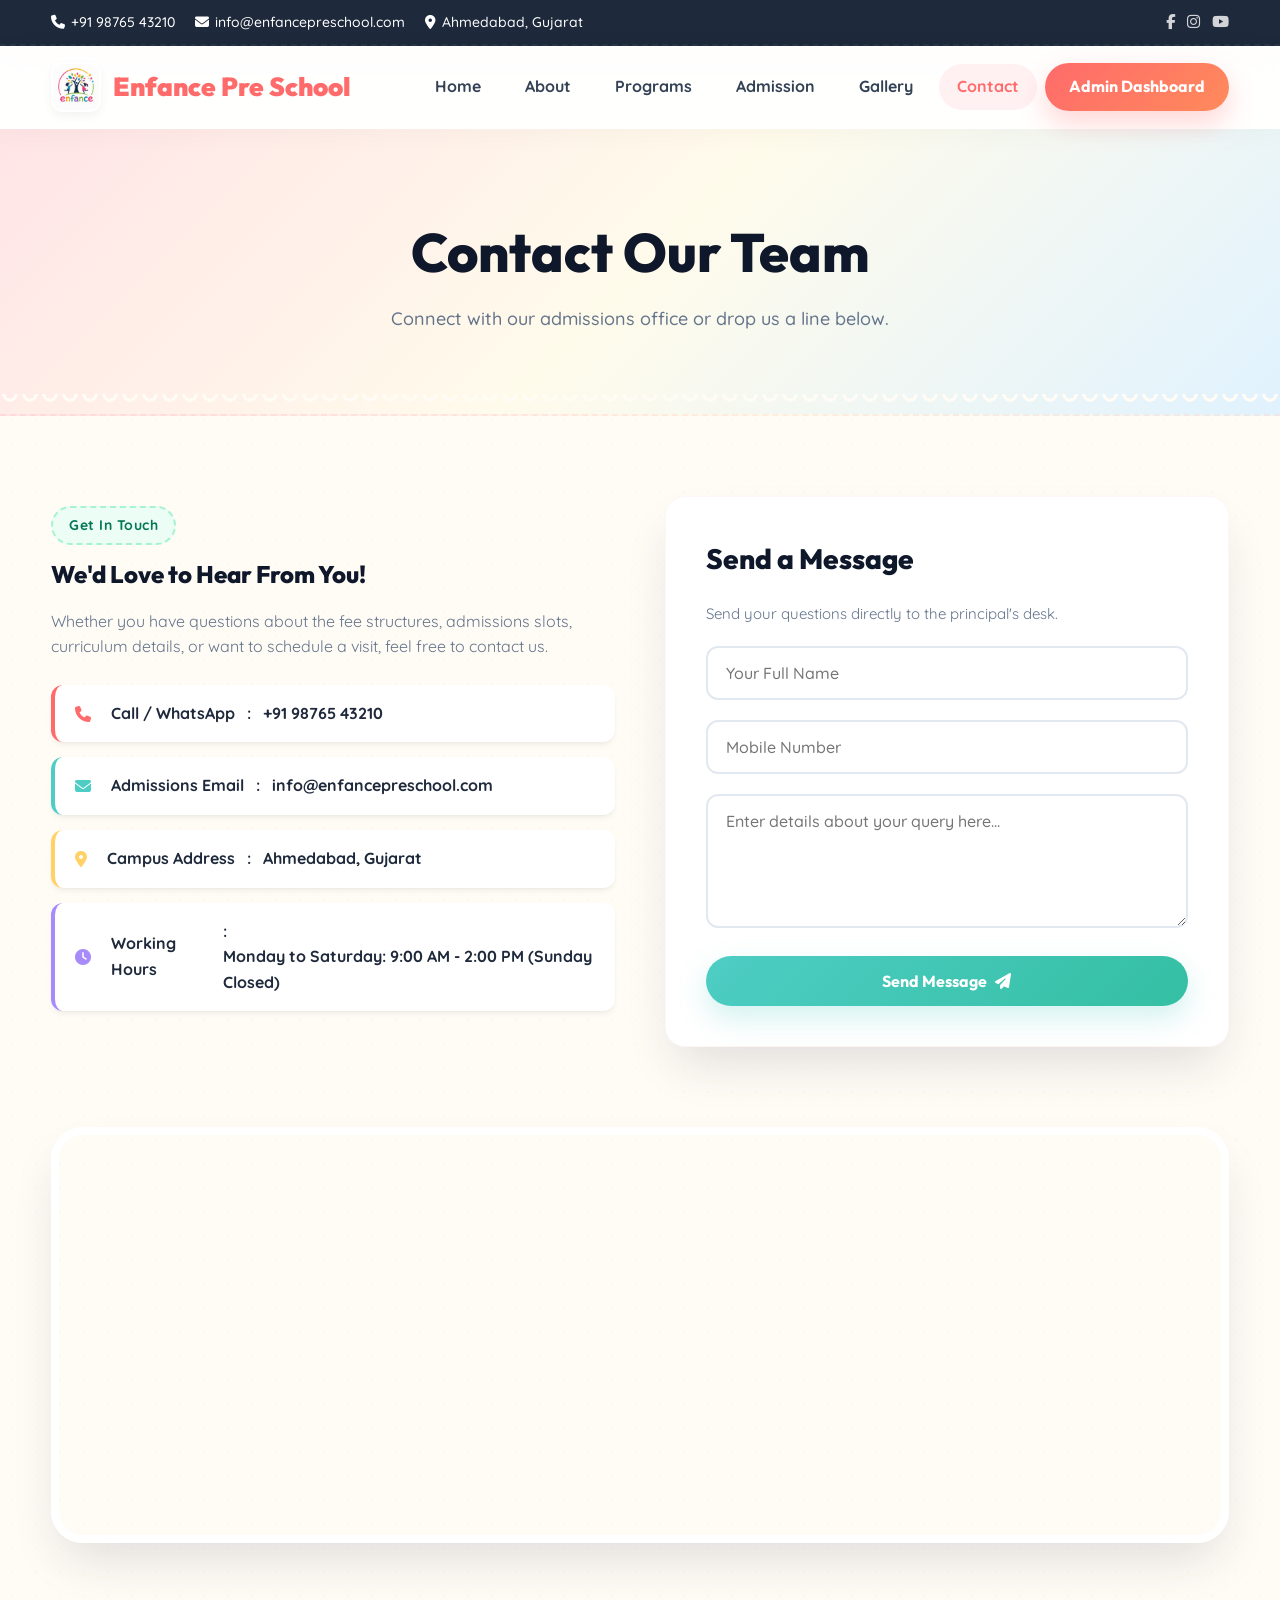
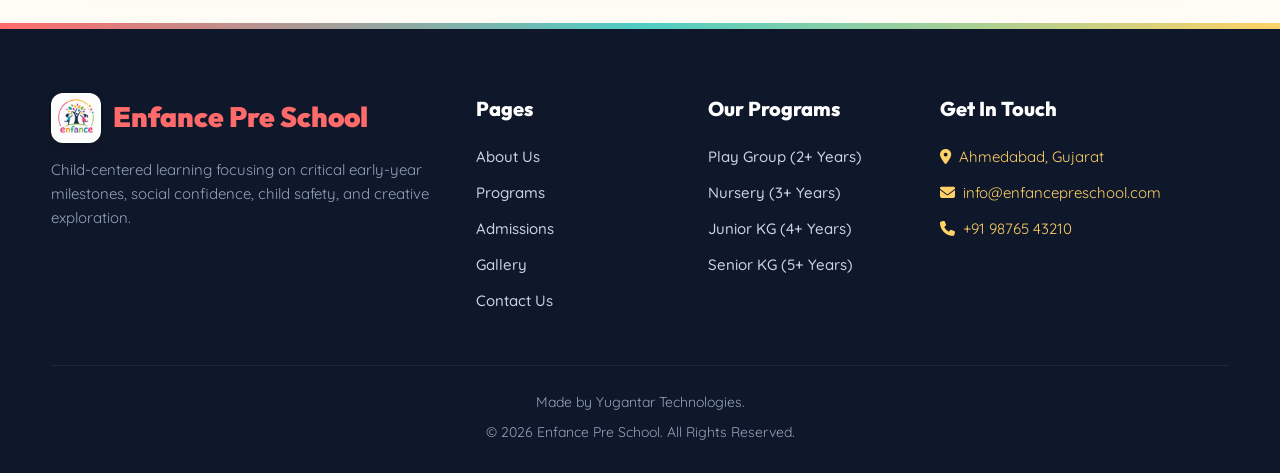
<file: contact.html>
<!DOCTYPE html>
<html lang="en">
<head>
  <meta charset="UTF-8">
  <meta name="viewport" content="width=device-width, initial-scale=1.0">
  <title>Contact Us - Enfance Pre School</title>
  <meta name="description" content="Get in touch with Enfance Pre School. Find our address, phone number, email, work timings, and interactive Google Map location.">
  <link rel="stylesheet" href="https://cdnjs.cloudflare.com/ajax/libs/font-awesome/6.4.0/css/all.min.css">
  <link rel="stylesheet" href="assets/css/style.css?v=7">
</head>
<body>

  <!-- PRELOADER -->
  <div id="preloader">
    <div class="loader-container">
      <div class="loader-balloons">
        <div class="loader-balloon"></div>
        <div class="loader-balloon"></div>
        <div class="loader-balloon"></div>
        <div class="loader-balloon"></div>
      </div>
      <div class="loader-text">ENFANCE PRE SCHOOL</div>
    </div>
  </div>

  <!-- TOP BAR -->
  <div class="topbar">
    <div class="container">
      <div class="topbar-info">
        <span><i class="fa-solid fa-phone"></i> <span data-phone></span></span>
        <span><i class="fa-solid fa-envelope"></i> <span data-email></span></span>
        <span><i class="fa-solid fa-location-dot"></i> <span data-address></span></span>
      </div>
      <div class="topbar-socials">
        <a href="#" title="Facebook"><i class="fa-brands fa-facebook-f"></i></a>
        <a href="#" title="Instagram"><i class="fa-brands fa-instagram"></i></a>
        <a href="#" title="YouTube"><i class="fa-brands fa-youtube"></i></a>
      </div>
    </div>
  </div>

  <!-- NAVBAR -->
  <nav class="navbar">
    <div class="container nav-inner">
      <a class="brand" href="index.html">
        <img src="assets/images/logo.png" alt="Enfance Logo" class="brand-logo-img">
        <span data-school>Enfance Pre School</span>
      </a>
      <button class="hamb" aria-label="Toggle Menu">☰</button>
      <div class="menu">
        <a href="index.html">Home</a>
        <a href="about.html">About</a>
        <a href="programs.html">Programs</a>
        <a href="admission.html">Admission</a>
        <a href="gallery.html">Gallery</a>
        <a href="contact.html" class="active">Contact</a>
        <a class="btn" href="admin/index.html">Admin Dashboard</a>
      </div>
    </div>
  </nav>

  <!-- PAGE HERO -->
  <section class="page-hero">
    <div class="container">
      <h1>Contact Our Team</h1>
      <p>Connect with our admissions office or drop us a line below.</p>
    </div>
  </section>

  <!-- CONTACT CARD & FORM -->
  <section class="section">
    <div class="container split">
      
      <!-- Left Column: Contact details card -->
      <div class="reveal-left">
        <span class="eyebrow">Get In Touch</span>
        <h2 style="margin: 15px 0 20px; line-height: 1.2;">We'd Love to Hear From You!</h2>
        <p style="color: var(--muted); margin-bottom: 25px; font-size: 16px;">Whether you have questions about the fee structures, admissions slots, curriculum details, or want to schedule a visit, feel free to contact us.</p>
        
        <div class="list">
          <div class="list-item" style="border-left-color: var(--primary);">
            <i class="fa-solid fa-phone" style="color: var(--primary); margin-right: 8px;"></i> <strong>Call / WhatsApp</strong>:<br><span data-phone></span>
          </div>
          <div class="list-item" style="border-left-color: var(--secondary);">
            <i class="fa-solid fa-envelope" style="color: var(--secondary); margin-right: 8px;"></i> <strong>Admissions Email</strong>:<br><span data-email></span>
          </div>
          <div class="list-item" style="border-left-color: var(--accent);">
            <i class="fa-solid fa-location-dot" style="color: var(--accent); margin-right: 8px;"></i> <strong>Campus Address</strong>:<br><span data-address></span>
          </div>
          <div class="list-item" style="border-left-color: var(--purple);">
            <i class="fa-solid fa-clock" style="color: var(--purple); margin-right: 8px;"></i> <strong>Working Hours</strong>:<br>Monday to Saturday: 9:00 AM - 2:00 PM (Sunday Closed)
          </div>
        </div>
      </div>

      <!-- Right Column: Quick Contact Form -->
      <div class="reveal-right">
        <form class="form" data-enquiry>
          <h2>Send a Message</h2>
          <p style="color: var(--muted); margin-bottom: 20px; font-size: 15px;">Send your questions directly to the principal's desk.</p>
          
          <div class="form-group">
            <input type="text" name="name" placeholder="Your Full Name" required>
          </div>
          
          <div class="form-group">
            <input type="tel" name="phone" placeholder="Mobile Number" pattern="[0-9]{10,12}" title="Please enter a valid mobile number (10-12 digits)" required>
          </div>
          
          <div class="form-group">
            <textarea name="message" rows="5" placeholder="Enter details about your query here..." required></textarea>
          </div>
          
          <button class="btn alt" type="submit">Send Message <i class="fa-solid fa-paper-plane"></i></button>
        </form>
      </div>

    </div>
  </section>

  <!-- GOOGLE MAP PANEL -->
  <section class="section" style="padding-top: 0;">
    <div class="container reveal-up">
      <div style="border-radius: var(--radius-lg); overflow: hidden; box-shadow: var(--shadow-xl); border: 8px solid var(--white);">
        <iframe title="Enfance Pre School Location Map" src="https://maps.google.com/maps?q=Ahmedabad&t=&z=13&ie=UTF8&iwloc=&output=embed" width="100%" height="400" style="border:0; display: block;" allowfullscreen="" loading="lazy"></iframe>
      </div>
    </div>
  </section>

  <!-- FOOTER -->
  <footer class="footer">
    <div class="container footer-grid">
      <div>
        <div class="footer-logo">
          <img src="assets/images/logo.png" alt="Enfance Logo" class="footer-logo-img">
          <span data-school>Enfance Pre School</span>
        </div>
        <p style="margin-bottom: 20px;">Child-centered learning focusing on critical early-year milestones, social confidence, child safety, and creative exploration.</p>
      </div>
      
      <div>
        <h3>Pages</h3>
        <a href="about.html">About Us</a>
        <a href="programs.html">Programs</a>
        <a href="admission.html">Admissions</a>
        <a href="gallery.html">Gallery</a>
        <a href="contact.html">Contact Us</a>
      </div>
      
      <div>
        <h3>Our Programs</h3>
        <a href="programs.html">Play Group (2+ Years)</a>
        <a href="programs.html">Nursery (3+ Years)</a>
        <a href="programs.html">Junior KG (4+ Years)</a>
        <a href="programs.html">Senior KG (5+ Years)</a>
      </div>
      
      <div>
        <h3>Get In Touch</h3>
        <ul class="footer-contact">
          <li><span><i class="fa-solid fa-location-dot"></i></span> <span data-address></span></li>
          <li><span><i class="fa-solid fa-envelope"></i></span> <span data-email></span></li>
          <li><span><i class="fa-solid fa-phone"></i></span> <span data-phone></span></li>
        </ul>
      </div>
    </div>
    
    <div class="container footer-bottom">
      <div style="margin-bottom: 8px;">Made by Yugantar Technologies.</div>
      © <span id="year"></span> <span data-school></span>. All Rights Reserved.
    </div>
  </footer>

  <script src="assets/js/main.js?v=5"></script>
</body>
</html>
</file>
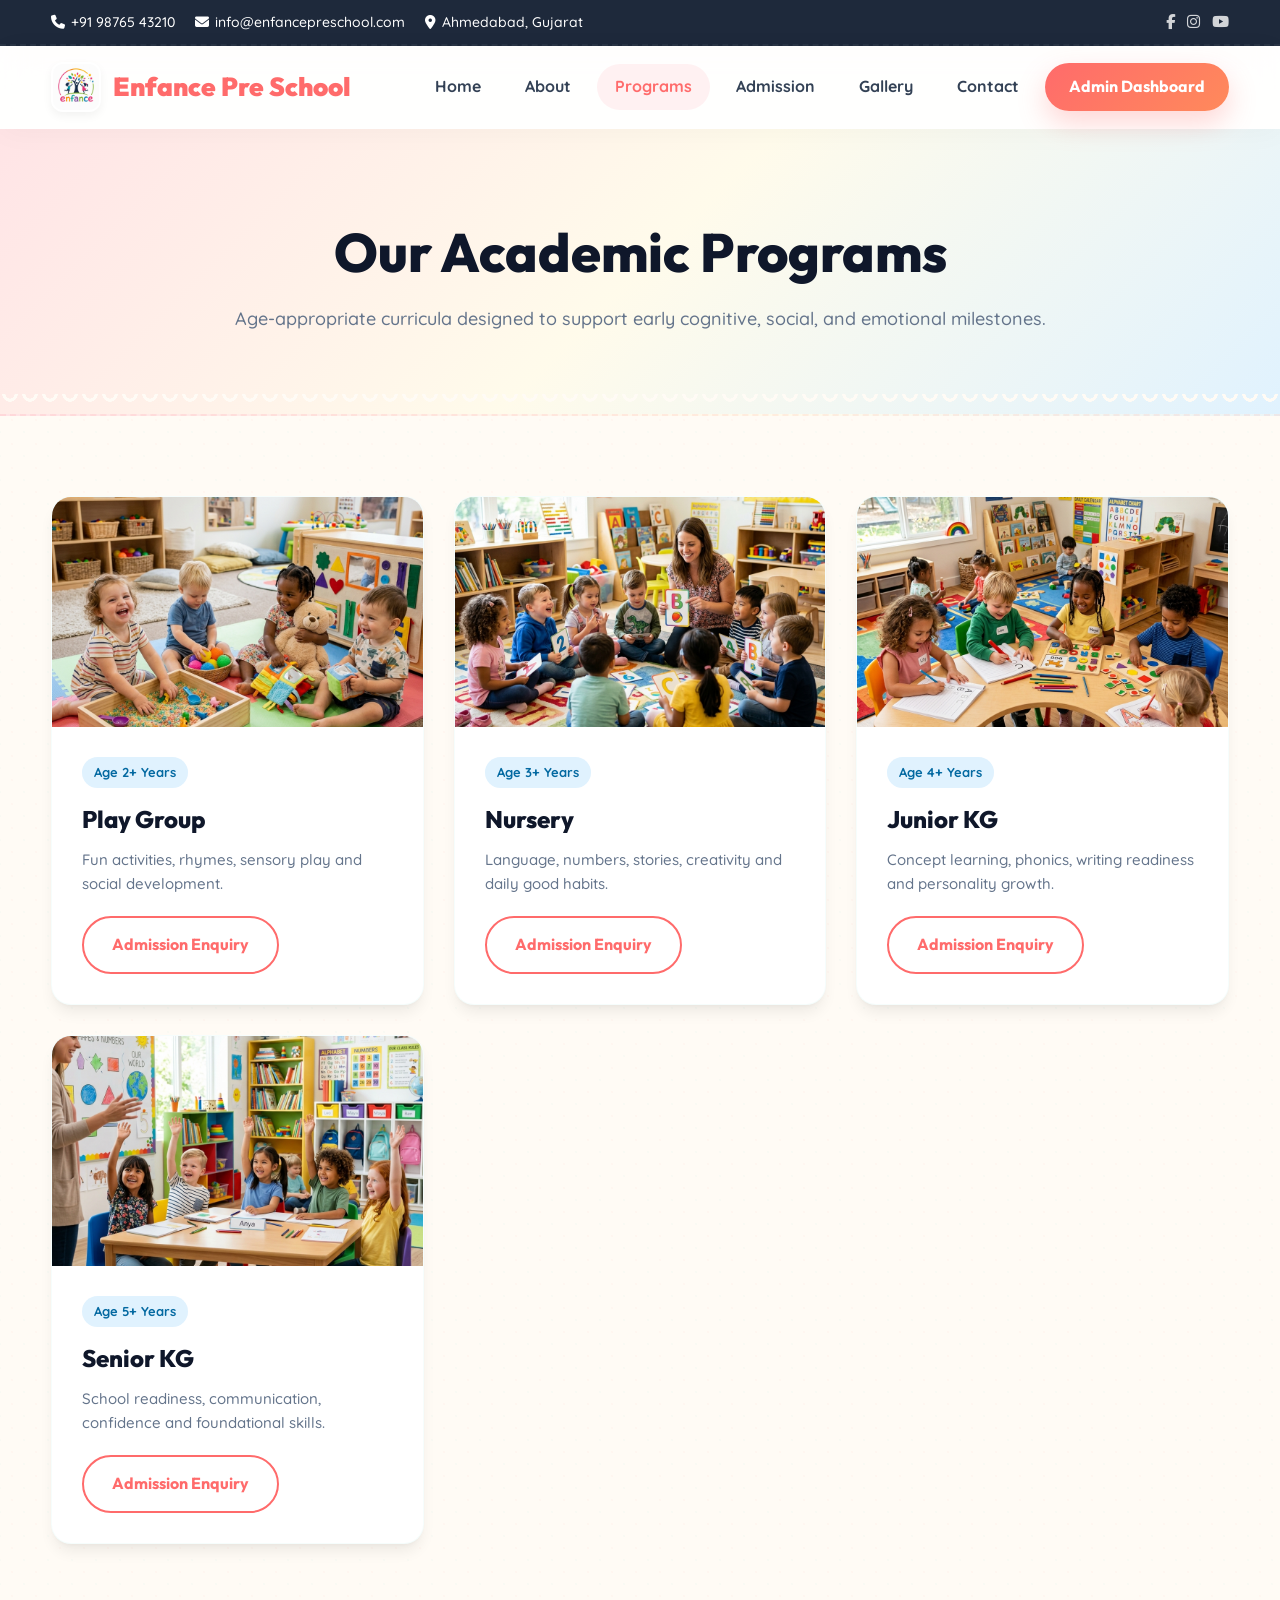
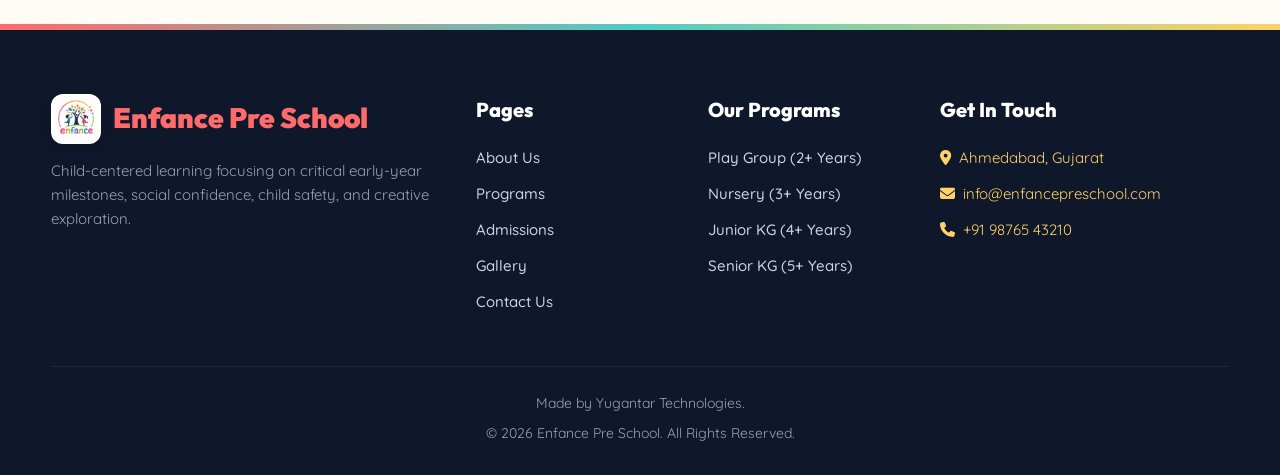
<file: programs.html>
<!DOCTYPE html>
<html lang="en">
<head>
  <meta charset="UTF-8">
  <meta name="viewport" content="width=device-width, initial-scale=1.0">
  <title>Programs - Enfance Pre School</title>
  <meta name="description" content="Explore our Play Group, Nursery, Junior KG, and Senior KG programs at Enfance Pre School designed for joyful early years learning.">
  <link rel="stylesheet" href="https://cdnjs.cloudflare.com/ajax/libs/font-awesome/6.4.0/css/all.min.css">
  <link rel="stylesheet" href="assets/css/style.css?v=7">
</head>
<body>

  <!-- PRELOADER -->
  <div id="preloader">
    <div class="loader-container">
      <div class="loader-balloons">
        <div class="loader-balloon"></div>
        <div class="loader-balloon"></div>
        <div class="loader-balloon"></div>
        <div class="loader-balloon"></div>
      </div>
      <div class="loader-text">ENFANCE PRE SCHOOL</div>
    </div>
  </div>

  <!-- TOP BAR -->
  <div class="topbar">
    <div class="container">
      <div class="topbar-info">
        <span><i class="fa-solid fa-phone"></i> <span data-phone></span></span>
        <span><i class="fa-solid fa-envelope"></i> <span data-email></span></span>
        <span><i class="fa-solid fa-location-dot"></i> <span data-address></span></span>
      </div>
      <div class="topbar-socials">
        <a href="#" title="Facebook"><i class="fa-brands fa-facebook-f"></i></a>
        <a href="#" title="Instagram"><i class="fa-brands fa-instagram"></i></a>
        <a href="#" title="YouTube"><i class="fa-brands fa-youtube"></i></a>
      </div>
    </div>
  </div>

  <!-- NAVBAR -->
  <nav class="navbar">
    <div class="container nav-inner">
      <a class="brand" href="index.html">
        <img src="assets/images/logo.png" alt="Enfance Logo" class="brand-logo-img">
        <span data-school>Enfance Pre School</span>
      </a>
      <button class="hamb" aria-label="Toggle Menu">☰</button>
      <div class="menu">
        <a href="index.html">Home</a>
        <a href="about.html">About</a>
        <a href="programs.html" class="active">Programs</a>
        <a href="admission.html">Admission</a>
        <a href="gallery.html">Gallery</a>
        <a href="contact.html">Contact</a>
        <a class="btn" href="admin/index.html">Admin Dashboard</a>
      </div>
    </div>
  </nav>

  <!-- PAGE HERO -->
  <section class="page-hero">
    <div class="container">
      <h1>Our Academic Programs</h1>
      <p>Age-appropriate curricula designed to support early cognitive, social, and emotional milestones.</p>
    </div>
  </section>

  <!-- PROGRAMS DYNAMIC GRID -->
  <section class="section">
    <div class="container">
      <div class="programs" id="programList">
        <!-- Rendered dynamically by javascript using data from localStorage/defaults -->
      </div>
    </div>
  </section>

  <!-- FOOTER -->
  <footer class="footer">
    <div class="container footer-grid">
      <div>
        <div class="footer-logo">
          <img src="assets/images/logo.png" alt="Enfance Logo" class="footer-logo-img">
          <span data-school>Enfance Pre School</span>
        </div>
        <p style="margin-bottom: 20px;">Child-centered learning focusing on critical early-year milestones, social confidence, child safety, and creative exploration.</p>
      </div>
      
      <div>
        <h3>Pages</h3>
        <a href="about.html">About Us</a>
        <a href="programs.html">Programs</a>
        <a href="admission.html">Admissions</a>
        <a href="gallery.html">Gallery</a>
        <a href="contact.html">Contact Us</a>
      </div>
      
      <div>
        <h3>Our Programs</h3>
        <a href="programs.html">Play Group (2+ Years)</a>
        <a href="programs.html">Nursery (3+ Years)</a>
        <a href="programs.html">Junior KG (4+ Years)</a>
        <a href="programs.html">Senior KG (5+ Years)</a>
      </div>
      
      <div>
        <h3>Get In Touch</h3>
        <ul class="footer-contact">
          <li><span><i class="fa-solid fa-location-dot"></i></span> <span data-address></span></li>
          <li><span><i class="fa-solid fa-envelope"></i></span> <span data-email></span></li>
          <li><span><i class="fa-solid fa-phone"></i></span> <span data-phone></span></li>
        </ul>
      </div>
    </div>
    
    <div class="container footer-bottom">
      <div style="margin-bottom: 8px;">Made by Yugantar Technologies.</div>
      © <span id="year"></span> <span data-school></span>. All Rights Reserved.
    </div>
  </footer>

  <script src="assets/js/main.js?v=5"></script>
</body>
</html>
</file>
<file: assets/css/style.css>
@import url('https://fonts.googleapis.com/css2?family=Outfit:wght@400;600;700;800;900&family=Quicksand:wght@400;500;700&display=swap');

:root {
  --primary: #ff6b6b;
  --primary-hover: #ff5252;
  --secondary: #4ecdc4;
  --secondary-hover: #3dbab1;
  --accent: #ffd166;
  --accent-hover: #ffc43d;
  --purple: #a78bfa;
  --purple-hover: #8b5cf6;
  --ink: #1e293b;
  --muted: #64748b;
  --bg: #fffbf5;
  --white: #ffffff;
  --green: #10b981;
  --light-gray: #f8fafc;
  
  /* Shadows */
  --shadow-sm: 0 4px 6px -1px rgba(0, 0, 0, 0.05), 0 2px 4px -2px rgba(0, 0, 0, 0.05);
  --shadow-md: 0 10px 15px -3px rgba(0, 0, 0, 0.07), 0 4px 6px -4px rgba(0, 0, 0, 0.05);
  --shadow-lg: 0 20px 25px -5px rgba(0, 0, 0, 0.1), 0 8px 10px -6px rgba(0, 0, 0, 0.05);
  --shadow-xl: 0 25px 50px -12px rgba(35, 49, 66, 0.15);
  --shadow-primary: 0 12px 28px rgba(255, 107, 107, 0.28);
  --shadow-secondary: 0 12px 28px rgba(78, 205, 196, 0.25);
  
  /* Borders */
  --radius-sm: 12px;
  --radius-md: 20px;
  --radius-lg: 32px;
  --radius-full: 9999px;
  
  /* Transitions */
  --transition-smooth: all 0.3s cubic-bezier(0.4, 0, 0.2, 1);
  --transition-bounce: all 0.5s cubic-bezier(0.175, 0.885, 0.32, 1.275);
}

* {
  box-sizing: border-box;
  margin: 0;
  padding: 0;
}

html {
  scroll-behavior: smooth;
}

body {
  font-family: 'Quicksand', sans-serif;
  color: var(--ink);
  background-color: var(--bg);
  background-image: radial-gradient(rgba(255, 107, 107, 0.03) 1px, transparent 0),
                    radial-gradient(rgba(78, 205, 196, 0.03) 1px, transparent 0);
  background-size: 24px 24px;
  background-position: 0 0, 12px 12px;
  line-height: 1.6;
  overflow-x: hidden;
}

h1, h2, h3, h4, h5, h6 {
  font-family: 'Outfit', sans-serif;
  font-weight: 800;
  color: #0f172a;
}

a {
  text-decoration: none;
  color: inherit;
  transition: var(--transition-smooth);
}

img {
  max-width: 100%;
  height: auto;
  display: block;
}

.container {
  width: min(1200px, 92%);
  margin: auto;
}

/* --- PRELOADER --- */
#preloader {
  position: fixed;
  inset: 0;
  background: var(--bg);
  z-index: 9999;
  display: flex;
  flex-direction: column;
  align-items: center;
  justify-content: center;
  transition: opacity 0.5s ease, visibility 0.5s ease;
}

#preloader.fade-out {
  opacity: 0;
  visibility: hidden;
}

.loader-container {
  text-align: center;
}

.loader-balloons {
  display: flex;
  gap: 15px;
  justify-content: center;
  margin-bottom: 20px;
}

.loader-balloon {
  width: 24px;
  height: 30px;
  border-radius: 50% 50% 50% 50% / 40% 40% 60% 60%;
  animation: bounceBall 1.2s infinite ease-in-out;
  position: relative;
}

.loader-balloon::after {
  content: '';
  position: absolute;
  bottom: -4px;
  left: 50%;
  transform: translateX(-50%);
  border-left: 4px solid transparent;
  border-right: 4px solid transparent;
  border-bottom: 5px solid rgba(0, 0, 0, 0.15);
}

.loader-balloon:nth-child(1) {
  background: var(--primary);
  animation-delay: -0.4s;
}

.loader-balloon:nth-child(2) {
  background: var(--accent);
  animation-delay: -0.2s;
}

.loader-balloon:nth-child(3) {
  background: var(--secondary);
  animation-delay: 0s;
}

.loader-balloon:nth-child(4) {
  background: var(--purple);
  animation-delay: 0.2s;
}

.loader-text {
  font-family: 'Outfit', sans-serif;
  font-weight: 700;
  font-size: 20px;
  color: var(--primary);
  letter-spacing: 1px;
  animation: pulseText 1.5s infinite ease-in-out;
}

@keyframes bounceBall {
  0%, 100% { transform: translateY(0) scale(1); }
  50% { transform: translateY(-20px) scale(0.9); }
}

@keyframes pulseText {
  0%, 100% { opacity: 0.6; }
  50% { opacity: 1; }
}


/* --- TOP BAR --- */
.topbar {
  background: var(--ink);
  color: var(--white);
  font-size: 14px;
  border-bottom: 2px dashed rgba(255, 255, 255, 0.05);
}

.topbar .container {
  display: flex;
  justify-content: space-between;
  align-items: center;
  gap: 15px;
  padding: 10px 0;
  flex-wrap: wrap;
}

.topbar-info {
  display: flex;
  gap: 20px;
  flex-wrap: wrap;
}

.topbar-info span {
  display: flex;
  align-items: center;
  gap: 6px;
  font-weight: 500;
}

.topbar-socials {
  display: flex;
  gap: 12px;
}

.topbar-socials a {
  opacity: 0.8;
  font-size: 15px;
}

.topbar-socials a:hover {
  opacity: 1;
  transform: scale(1.15);
}


/* --- NAVBAR --- */
.navbar {
  position: sticky;
  top: 0;
  z-index: 1000;
  background: rgba(255, 255, 255, 0.85);
  backdrop-filter: blur(20px);
  box-shadow: 0 4px 30px rgba(0, 0, 0, 0.03);
  border-bottom: 1px solid rgba(255, 255, 255, 0.4);
  transition: var(--transition-smooth);
}

.navbar.scrolled {
  background: rgba(255, 255, 255, 0.98);
  box-shadow: var(--shadow-md);
  padding: 4px 0;
}

.nav-inner {
  display: flex;
  align-items: center;
  justify-content: space-between;
  padding: 16px 0;
}

.brand {
  display: flex;
  align-items: center;
  gap: 12px;
  font-family: 'Outfit', sans-serif;
  font-weight: 900;
  font-size: 26px;
  color: var(--primary);
}

.brand-badge {
  width: 50px;
  height: 50px;
  border-radius: 16px;
  background: linear-gradient(135deg, var(--primary), var(--accent));
  display: grid;
  place-items: center;
  color: var(--white);
  font-size: 28px;
  box-shadow: 0 8px 20px rgba(255, 107, 107, 0.3);
  transform: rotate(-6deg);
  transition: var(--transition-bounce);
}

.brand-logo-img {
  height: 50px;
  width: 50px;
  object-fit: contain;
  border-radius: 12px;
  background: var(--white);
  padding: 2px;
  box-shadow: 0 4px 10px rgba(0, 0, 0, 0.05);
  transition: var(--transition-bounce);
}

.brand:hover .brand-logo-img {
  transform: scale(1.08) rotate(3deg);
}

.menu {
  display: flex;
  align-items: center;
  gap: 8px;
}

.menu a {
  padding: 10px 18px;
  border-radius: var(--radius-full);
  font-weight: 700;
  color: #334155;
  font-size: 16px;
}

.menu a:hover,
.menu a.active {
  background: #fff1f2;
  color: var(--primary);
}

.menu a.btn {
  background: linear-gradient(135deg, var(--primary), #ff8a5b);
  color: var(--white);
  padding: 11px 24px;
  font-weight: 700;
  box-shadow: var(--shadow-primary);
}

.menu a.btn:hover {
  background: linear-gradient(135deg, var(--primary-hover), #ff733b);
  box-shadow: 0 15px 30px rgba(255, 107, 107, 0.4);
  transform: translateY(-2px);
}

.hamb {
  display: none;
  background: none;
  border: none;
  font-size: 28px;
  color: var(--ink);
  cursor: pointer;
  padding: 5px;
  transition: var(--transition-smooth);
}


/* --- BUTTONS --- */
.btn {
  display: inline-flex;
  align-items: center;
  justify-content: center;
  gap: 8px;
  background: linear-gradient(135deg, var(--primary), #ff8a5b);
  color: var(--white) !important;
  border: none;
  border-radius: var(--radius-full);
  padding: 14px 28px;
  font-weight: 700;
  font-size: 16px;
  font-family: 'Outfit', sans-serif;
  box-shadow: var(--shadow-primary);
  cursor: pointer;
  transition: var(--transition-bounce);
}

.btn:hover {
  transform: translateY(-4px) scale(1.02);
  box-shadow: 0 15px 35px rgba(255, 107, 107, 0.4);
}

.btn.alt {
  background: linear-gradient(135deg, var(--secondary), #34bfa3);
  box-shadow: var(--shadow-secondary);
}

.btn.alt:hover {
  box-shadow: 0 15px 35px rgba(78, 205, 196, 0.4);
}

.btn.outline {
  background: transparent;
  color: var(--primary) !important;
  border: 2px solid var(--primary);
  box-shadow: none;
}

.btn.outline:hover {
  background: var(--primary);
  color: var(--white) !important;
}


/* --- HERO CAROUSEL --- */
.hero {
  position: relative;
  overflow: hidden;
  padding: 40px 0 60px;
}

.carousel-container {
  position: relative;
  height: 560px;
  border-radius: var(--radius-lg);
  overflow: hidden;
  box-shadow: var(--shadow-xl);
}

.carousel-slide {
  position: absolute;
  inset: 0;
  opacity: 0;
  transition: opacity 1s cubic-bezier(0.4, 0, 0.2, 1);
  display: flex;
  align-items: center;
  z-index: 1;
}

.carousel-slide.active {
  opacity: 1;
  z-index: 2;
}

.carousel-bg {
  position: absolute;
  inset: 0;
  width: 100%;
  height: 100%;
  object-fit: cover;
  filter: brightness(0.65);
}

.carousel-content {
  position: relative;
  z-index: 3;
  width: min(800px, 85%);
  margin-left: 8%;
  color: var(--white);
  text-shadow: 0 2px 10px rgba(0,0,0,0.3);
}

.carousel-content .eyebrow {
  opacity: 0;
  transform: translateY(20px);
  transition: all 0.6s cubic-bezier(0.16, 1, 0.3, 1) 0.2s;
  background: rgba(255, 255, 255, 0.2);
  border: 1px solid rgba(255, 255, 255, 0.3);
  color: var(--accent);
  backdrop-filter: blur(10px);
  text-shadow: none;
  font-size: 15px;
}

.carousel-content h1 {
  color: var(--white);
  font-size: clamp(36px, 5vw, 62px);
  line-height: 1.1;
  margin: 15px 0 20px;
  opacity: 0;
  transform: translateY(30px);
  transition: all 0.7s cubic-bezier(0.16, 1, 0.3, 1) 0.4s;
}

.carousel-content p {
  font-size: clamp(16px, 2vw, 20px);
  font-weight: 500;
  margin-bottom: 30px;
  max-width: 600px;
  opacity: 0;
  transform: translateY(30px);
  transition: all 0.7s cubic-bezier(0.16, 1, 0.3, 1) 0.6s;
}

.carousel-actions {
  opacity: 0;
  transform: translateY(30px);
  transition: all 0.7s cubic-bezier(0.16, 1, 0.3, 1) 0.8s;
  display: flex;
  gap: 15px;
  flex-wrap: wrap;
}

/* Active transitions */
.carousel-slide.active .carousel-content .eyebrow,
.carousel-slide.active .carousel-content h1,
.carousel-slide.active .carousel-content p,
.carousel-slide.active .carousel-actions {
  opacity: 1;
  transform: translateY(0);
}

/* Controls */
.carousel-control {
  position: absolute;
  top: 50%;
  transform: translateY(-50%);
  width: 54px;
  height: 54px;
  border-radius: 50%;
  background: rgba(255, 255, 255, 0.2);
  backdrop-filter: blur(10px);
  border: 1px solid rgba(255, 255, 255, 0.3);
  color: var(--white);
  font-size: 24px;
  display: grid;
  place-items: center;
  cursor: pointer;
  z-index: 10;
  transition: var(--transition-bounce);
}

.carousel-control:hover {
  background: rgba(255, 255, 255, 0.4);
  color: var(--ink);
  transform: translateY(-50%) scale(1.1);
}

.carousel-prev {
  left: 20px;
}

.carousel-next {
  right: 20px;
}

.carousel-dots {
  position: absolute;
  bottom: 25px;
  left: 50%;
  transform: translateX(-50%);
  display: flex;
  gap: 10px;
  z-index: 10;
}

.carousel-dot {
  width: 12px;
  height: 12px;
  border-radius: 50%;
  background: rgba(255, 255, 255, 0.4);
  border: none;
  cursor: pointer;
  transition: var(--transition-smooth);
}

.carousel-dot.active {
  background: var(--white);
  width: 28px;
  border-radius: 6px;
}


/* --- FLOATING DECORATIONS --- */
.eyebrow {
  display: inline-block;
  background: #ecfdf5;
  color: #047857;
  border: 2px dashed #a7f3d0;
  border-radius: var(--radius-full);
  padding: 6px 16px;
  font-weight: 800;
  font-size: 14px;
  letter-spacing: 0.5px;
}

.bubble {
  position: absolute;
  background: var(--white);
  border-radius: 20px;
  padding: 12px 20px;
  box-shadow: var(--shadow-lg);
  font-weight: 800;
  color: var(--ink);
  display: flex;
  align-items: center;
  gap: 8px;
  z-index: 4;
  animation: floatDecoration 5s ease-in-out infinite;
}

.bubble-primary {
  border-left: 5px solid var(--primary);
}

.bubble-secondary {
  border-left: 5px solid var(--secondary);
  animation-delay: 1.5s;
}

.b1 {
  top: 15%;
  right: 12%;
}

.b2 {
  bottom: 22%;
  right: 8%;
}

@keyframes floatDecoration {
  0%, 100% { transform: translateY(0) rotate(0deg); }
  50% { transform: translateY(-12px) rotate(2deg); }
}


/* --- SECTION LAYOUTS & WAVE DIVIDERS --- */
.section {
  position: relative;
  padding: 80px 0;
}

.section-title {
  text-align: center;
  margin-bottom: 50px;
}

.section-title h2 {
  font-size: clamp(28px, 4vw, 42px);
  margin-bottom: 12px;
  position: relative;
  display: inline-block;
}

.section-title p {
  color: var(--muted);
  font-size: 18px;
  max-width: 600px;
  margin: auto;
  font-weight: 500;
}

/* Wavy Section Divider */
.wave-divider {
  position: absolute;
  left: 0;
  width: 100%;
  overflow: hidden;
  line-height: 0;
}

.wave-divider svg {
  position: relative;
  display: block;
  width: calc(100% + 1.3px);
  height: 60px;
}

.wave-top {
  top: -1px;
}

.wave-bottom {
  bottom: -1px;
  transform: rotate(180deg);
}

.wave-divider.wave-white svg path {
  fill: var(--white);
}

.wave-divider.wave-bg svg path {
  fill: var(--bg);
}


/* --- CARDS & GRID --- */
.cards {
  display: grid;
  grid-template-columns: repeat(3, 1fr);
  gap: 30px;
}

.card {
  background: var(--white);
  border-radius: var(--radius-md);
  padding: 35px 30px;
  box-shadow: var(--shadow-md);
  border: 1px solid rgba(255, 107, 107, 0.05);
  transition: var(--transition-bounce);
  position: relative;
  overflow: hidden;
}

.card::before {
  content: '';
  position: absolute;
  top: 0;
  left: 0;
  width: 100%;
  height: 5px;
  background: linear-gradient(90deg, var(--primary), var(--accent));
  opacity: 0;
  transition: var(--transition-smooth);
}

.card:hover {
  transform: translateY(-10px);
  box-shadow: var(--shadow-xl);
}

.card:hover::before {
  opacity: 1;
}

.icon {
  width: 66px;
  height: 66px;
  border-radius: 20px;
  background: #fff8e6;
  display: grid;
  place-items: center;
  font-size: 32px;
  margin-bottom: 22px;
  transition: var(--transition-bounce);
}

.card:hover .icon {
  transform: scale(1.12) rotate(6deg);
}

.card.card-primary .icon { background-color: #fff1f2; }
.card.card-secondary .icon { background-color: #ecfdf5; }
.card.card-purple .icon { background-color: #f5f3ff; }

.card h3 {
  font-size: 22px;
  margin-bottom: 12px;
}

.card p {
  color: var(--muted);
  font-size: 16px;
  font-weight: 500;
}


/* --- TWO COLUMN SPLIT --- */
.split {
  display: grid;
  grid-template-columns: 1fr 1fr;
  gap: 50px;
  align-items: center;
}

.rounded-img {
  border-radius: var(--radius-lg);
  box-shadow: var(--shadow-xl);
  width: 100%;
  height: 440px;
  object-fit: cover;
  border: 8px solid var(--white);
  transition: var(--transition-bounce);
}

.rounded-img:hover {
  transform: scale(1.02) rotate(1deg);
}

.list {
  display: grid;
  gap: 15px;
  margin: 25px 0;
}

.list-item {
  background: var(--white);
  border-radius: var(--radius-sm);
  padding: 16px 20px;
  box-shadow: var(--shadow-sm);
  font-weight: 700;
  display: flex;
  align-items: center;
  gap: 12px;
  transition: var(--transition-smooth);
  border-left: 4px solid var(--secondary);
}

.list-item:hover {
  transform: translateX(6px);
  box-shadow: var(--shadow-md);
}


/* --- STATS SECTION --- */
.stats-bg {
  background: linear-gradient(135deg, #fff3f3 0%, #e6faf7 50%, #f6f0ff 100%);
  position: relative;
  overflow: hidden;
  border-top: 3px dashed rgba(78, 205, 196, 0.15);
  border-bottom: 3px dashed rgba(255, 107, 107, 0.15);
}

.stats-bg::before {
  content: '';
  position: absolute;
  inset: 0;
  opacity: 0.15;
  background-image: radial-gradient(var(--primary) 1px, transparent 1px),
                    radial-gradient(var(--secondary) 1px, transparent 1px);
  background-size: 40px 40px;
  background-position: 0 0, 20px 20px;
  pointer-events: none;
}

.stats {
  display: grid;
  grid-template-columns: repeat(4, 1fr);
  gap: 25px;
  position: relative;
  z-index: 2;
}

.stat {
  background: rgba(255, 255, 255, 0.85);
  backdrop-filter: blur(12px);
  border: 2px solid var(--white);
  border-radius: var(--radius-lg);
  padding: 38px 25px;
  text-align: center;
  box-shadow: 0 10px 25px -5px rgba(0, 0, 0, 0.02), 0 8px 10px -6px rgba(0, 0, 0, 0.02);
  transition: var(--transition-bounce);
}

.stat:nth-child(1) {
  background: linear-gradient(135deg, rgba(255, 107, 107, 0.05) 0%, rgba(255, 255, 255, 0.95) 100%);
  border-color: rgba(255, 107, 107, 0.15);
}
.stat:nth-child(2) {
  background: linear-gradient(135deg, rgba(78, 205, 196, 0.05) 0%, rgba(255, 255, 255, 0.95) 100%);
  border-color: rgba(78, 205, 196, 0.15);
}
.stat:nth-child(3) {
  background: linear-gradient(135deg, rgba(167, 139, 250, 0.05) 0%, rgba(255, 255, 255, 0.95) 100%);
  border-color: rgba(167, 139, 250, 0.15);
}
.stat:nth-child(4) {
  background: linear-gradient(135deg, rgba(255, 209, 102, 0.05) 0%, rgba(255, 255, 255, 0.95) 100%);
  border-color: rgba(255, 209, 102, 0.15);
}

.stat:nth-child(1):hover {
  transform: translateY(-8px) scale(1.03) rotate(1.5deg);
  background: var(--white);
  box-shadow: 0 20px 30px -10px rgba(255, 107, 107, 0.25);
  border-color: rgba(255, 107, 107, 0.3);
}
.stat:nth-child(2):hover {
  transform: translateY(-8px) scale(1.03) rotate(-1.5deg);
  background: var(--white);
  box-shadow: 0 20px 30px -10px rgba(78, 205, 196, 0.25);
  border-color: rgba(78, 205, 196, 0.3);
}
.stat:nth-child(3):hover {
  transform: translateY(-8px) scale(1.03) rotate(1.8deg);
  background: var(--white);
  box-shadow: 0 20px 30px -10px rgba(167, 139, 250, 0.25);
  border-color: rgba(167, 139, 250, 0.3);
}
.stat:nth-child(4):hover {
  transform: translateY(-8px) scale(1.03) rotate(-1.8deg);
  background: var(--white);
  box-shadow: 0 20px 30px -10px rgba(255, 209, 102, 0.25);
  border-color: rgba(255, 209, 102, 0.3);
}

.stat b {
  font-family: 'Outfit', sans-serif;
  font-size: 52px;
  display: inline-block;
  line-height: 1.1;
  margin-bottom: 5px;
  font-weight: 900;
  -webkit-background-clip: text;
  background-clip: text;
  -webkit-text-fill-color: transparent;
}

.stat:nth-child(1) b {
  background-image: linear-gradient(135deg, #ff6b6b 0%, #ff8e53 100%);
}
.stat:nth-child(2) b {
  background-image: linear-gradient(135deg, #2ec4b6 0%, #00f5d4 100%);
}
.stat:nth-child(3) b {
  background-image: linear-gradient(135deg, #a78bfa 0%, #c084fc 100%);
}
.stat:nth-child(4) b {
  background-image: linear-gradient(135deg, #ffd166 0%, #ff9f43 100%);
}

.stat > span {
  font-weight: 700;
  color: var(--ink);
  font-size: 16px;
  display: block;
}

.stat-number {
  display: inline;
  font-size: inherit;
  font-weight: inherit;
  color: inherit;
}


/* --- PROGRAMS PAGE/GRID --- */
.programs {
  display: grid;
  grid-template-columns: repeat(3, 1fr);
  gap: 30px;
}

.program {
  overflow: hidden;
  background: var(--white);
  border-radius: var(--radius-md);
  box-shadow: var(--shadow-md);
  transition: var(--transition-bounce);
  border: 1px solid rgba(78, 205, 196, 0.05);
}

.program:hover {
  transform: translateY(-8px);
  box-shadow: var(--shadow-xl);
}

.program-img-wrap {
  position: relative;
  overflow: hidden;
  height: 230px;
}

.program img {
  height: 100%;
  width: 100%;
  object-fit: cover;
  transition: transform 0.5s ease;
}

.program:hover img {
  transform: scale(1.08);
}

.program-body {
  padding: 30px;
}

.tag {
  display: inline-block;
  background: #e0f2fe;
  color: #0369a1;
  border-radius: var(--radius-full);
  padding: 5px 12px;
  font-weight: 800;
  font-size: 13px;
  margin-bottom: 12px;
}

.program h3 {
  font-size: 24px;
  margin-bottom: 10px;
}

.program p {
  color: var(--muted);
  font-weight: 500;
  margin-bottom: 20px;
  font-size: 15px;
}


/* --- GALLERY & INTERACTIVE LIGHTBOX --- */
.gallery-filter {
  display: flex;
  justify-content: center;
  gap: 12px;
  margin-bottom: 35px;
  flex-wrap: wrap;
}

.filter-btn {
  background: var(--white);
  border: 2px solid transparent;
  color: var(--ink);
  padding: 8px 22px;
  font-family: 'Outfit', sans-serif;
  font-weight: 700;
  border-radius: var(--radius-full);
  cursor: pointer;
  box-shadow: var(--shadow-sm);
  transition: var(--transition-smooth);
}

.filter-btn:hover,
.filter-btn.active {
  background: var(--primary);
  color: var(--white);
  box-shadow: var(--shadow-primary);
}

.gallery {
  display: grid;
  grid-template-columns: repeat(4, 1fr);
  gap: 20px;
}

.gallery-item {
  position: relative;
  height: 240px;
  border-radius: var(--radius-md);
  overflow: hidden;
  box-shadow: var(--shadow-md);
  cursor: pointer;
  transition: var(--transition-bounce);
}

.gallery-item img {
  height: 100%;
  width: 100%;
  object-fit: cover;
  transition: transform 0.5s ease;
}

.gallery-overlay {
  position: absolute;
  inset: 0;
  background: linear-gradient(to top, rgba(255, 107, 107, 0.8), rgba(255, 209, 102, 0.4));
  opacity: 0;
  display: grid;
  place-items: center;
  color: var(--white);
  font-size: 30px;
  transition: var(--transition-smooth);
}

.gallery-item:hover {
  transform: scale(1.03);
}

.gallery-item:hover img {
  transform: scale(1.1);
}

.gallery-item:hover .gallery-overlay {
  opacity: 1;
}

/* Lightbox overlay styling */
#lightbox {
  position: fixed;
  inset: 0;
  background: rgba(15, 23, 42, 0.95);
  backdrop-filter: blur(10px);
  z-index: 2000;
  display: flex;
  opacity: 0;
  visibility: hidden;
  align-items: center;
  justify-content: center;
  transition: opacity 0.4s ease, visibility 0.4s ease;
}

#lightbox.active {
  opacity: 1;
  visibility: visible;
}

.lightbox-content-wrap {
  position: relative;
  max-width: 85vw;
  max-height: 80vh;
  display: flex;
  flex-direction: column;
  align-items: center;
}

#lightbox-img {
  max-width: 100%;
  max-height: 75vh;
  border-radius: var(--radius-md);
  box-shadow: 0 10px 40px rgba(0,0,0,0.5);
  border: 4px solid var(--white);
  transform: scale(0.9);
  transition: transform 0.4s cubic-bezier(0.16, 1, 0.3, 1);
}

#lightbox.active #lightbox-img {
  transform: scale(1);
}

.lightbox-close {
  position: absolute;
  top: -50px;
  right: 0;
  color: var(--white);
  font-size: 35px;
  background: none;
  border: none;
  cursor: pointer;
  transition: var(--transition-smooth);
}

.lightbox-close:hover {
  transform: rotate(90deg) scale(1.1);
  color: var(--primary);
}

.lightbox-btn {
  position: absolute;
  top: 50%;
  transform: translateY(-50%);
  background: rgba(255,255,255,0.1);
  border: 1px solid rgba(255,255,255,0.2);
  color: var(--white);
  font-size: 24px;
  width: 50px;
  height: 50px;
  border-radius: 50%;
  display: grid;
  place-items: center;
  cursor: pointer;
  transition: var(--transition-smooth);
}

.lightbox-btn:hover {
  background: var(--white);
  color: var(--ink);
}

.lightbox-prev { left: -70px; }
.lightbox-next { right: -70px; }


/* --- ADMISSIONS CALL TO ACTION (CTA) --- */
.cta {
  background: linear-gradient(135deg, var(--primary), var(--accent));
  border-radius: var(--radius-lg);
  padding: 65px 50px;
  text-align: center;
  color: var(--white);
  box-shadow: var(--shadow-xl);
  position: relative;
  overflow: hidden;
}

.cta::after {
  content: '🎈';
  position: absolute;
  font-size: 120px;
  bottom: -20px;
  right: -10px;
  opacity: 0.15;
  transform: rotate(-15deg);
}

.cta::before {
  content: '🎨';
  position: absolute;
  font-size: 80px;
  top: -10px;
  left: -10px;
  opacity: 0.15;
  transform: rotate(15deg);
}

.cta h2 {
  color: var(--white);
  font-size: 42px;
  margin-bottom: 12px;
}

.cta p {
  font-size: 20px;
  font-weight: 500;
  margin-bottom: 30px;
  max-width: 600px;
  margin-inline: auto;
  opacity: 0.9;
}


/* --- FORMS --- */
.form {
  background: var(--white);
  border-radius: var(--radius-md);
  padding: 40px;
  box-shadow: var(--shadow-xl);
  border: 1px solid rgba(255, 107, 107, 0.05);
}

.form h2 {
  font-size: 28px;
  margin-bottom: 20px;
}

.form-group {
  position: relative;
  margin-bottom: 20px;
}

.form input,
.form textarea,
.form select {
  width: 100%;
  padding: 15px 18px;
  border: 2px solid #e2e8f0;
  border-radius: var(--radius-sm);
  outline: none;
  font-family: inherit;
  font-size: 16px;
  font-weight: 500;
  transition: var(--transition-smooth);
}

.form input:focus,
.form textarea:focus,
.form select:focus {
  border-color: var(--primary);
  box-shadow: 0 0 0 4px rgba(255, 107, 107, 0.1);
}

.form button {
  width: 100%;
  padding: 15px;
}


/* --- FAQ ACCORDION --- */
.faq-accordion {
  max-width: 800px;
  margin: auto;
  display: grid;
  gap: 15px;
}

.faq-item {
  background: var(--white);
  border-radius: var(--radius-sm);
  box-shadow: var(--shadow-sm);
  border: 1px solid rgba(0,0,0,0.02);
  overflow: hidden;
}

.faq-question {
  width: 100%;
  padding: 20px 25px;
  background: none;
  border: none;
  text-align: left;
  font-family: 'Outfit', sans-serif;
  font-weight: 700;
  font-size: 18px;
  color: var(--ink);
  cursor: pointer;
  display: flex;
  justify-content: space-between;
  align-items: center;
  gap: 15px;
  transition: var(--transition-smooth);
}

.faq-question:hover {
  color: var(--primary);
}

.faq-icon {
  font-size: 20px;
  transition: transform 0.3s ease;
  color: var(--primary);
}

.faq-item.active .faq-icon {
  transform: rotate(45deg);
}

.faq-answer {
  max-height: 0;
  overflow: hidden;
  transition: max-height 0.35s cubic-bezier(0.4, 0, 0.2, 1);
}

.faq-answer p {
  padding: 0 25px 20px;
  color: var(--muted);
  font-size: 16px;
  font-weight: 500;
}


/* --- TEAM MEMBERS --- */
.team-grid {
  display: grid;
  grid-template-columns: repeat(4, 1fr);
  gap: 25px;
}

.team-card {
  background: var(--white);
  border-radius: var(--radius-md);
  overflow: hidden;
  box-shadow: var(--shadow-md);
  text-align: center;
  transition: var(--transition-bounce);
  border: 1px solid rgba(255, 107, 107, 0.02);
}

.team-card:hover {
  transform: translateY(-8px);
  box-shadow: var(--shadow-xl);
}

.team-img-wrap {
  height: 250px;
  overflow: hidden;
}

.team-card img {
  width: 100%;
  height: 100%;
  object-fit: cover;
  transition: transform 0.5s ease;
}

.team-card:hover img {
  transform: scale(1.06);
}

.team-info {
  padding: 20px;
}

.team-info h4 {
  font-size: 20px;
  margin-bottom: 4px;
}

.team-info span {
  color: var(--primary);
  font-weight: 700;
  font-size: 14px;
}


/* --- FOOTER --- */
.footer {
  background: #0f172a;
  color: #e2e8f0;
  padding: 70px 0 30px;
  position: relative;
  overflow: hidden;
}

.footer::before {
  content: '';
  position: absolute;
  top: 0;
  left: 0;
  width: 100%;
  height: 6px;
  background: linear-gradient(90deg, var(--primary), var(--secondary), var(--accent));
}

.footer-grid {
  display: grid;
  grid-template-columns: 2fr 1fr 1fr 1.5fr;
  gap: 40px;
  margin-bottom: 40px;
}

.footer h3 {
  color: var(--white);
  font-size: 20px;
  margin-bottom: 20px;
  position: relative;
}

.footer-logo {
  font-family: 'Outfit', sans-serif;
  font-weight: 900;
  font-size: 28px;
  color: var(--primary);
  margin-bottom: 15px;
  display: flex;
  align-items: center;
  gap: 12px;
}

.footer-logo-img {
  height: 50px;
  width: 50px;
  object-fit: contain;
  border-radius: 12px;
  background: var(--white);
  padding: 2px;
  box-shadow: 0 4px 10px rgba(0, 0, 0, 0.15);
}

.footer p {
  color: #94a3b8;
  font-size: 15px;
}

.footer a {
  display: block;
  color: #cbd5e1;
  margin-bottom: 12px;
  font-size: 15px;
  font-weight: 500;
}

.footer a:hover {
  color: var(--accent);
  transform: translateX(4px);
}

.footer-contact {
  list-style: none;
}

.footer-contact li {
  margin-bottom: 12px;
  font-size: 15px;
  color: #cbd5e1;
  display: flex;
  align-items: flex-start;
  gap: 8px;
}

.footer-contact li span {
  color: var(--accent);
}

.footer-bottom {
  border-top: 1px solid #1e293b;
  padding-top: 25px;
  text-align: center;
  color: #94a3b8;
  font-size: 14px;
}


/* --- CUSTOM MODAL --- */
.modal-overlay {
  position: fixed;
  inset: 0;
  background: rgba(15, 23, 42, 0.6);
  backdrop-filter: blur(8px);
  z-index: 3000;
  display: flex;
  align-items: center;
  justify-content: center;
  opacity: 0;
  visibility: hidden;
  transition: opacity 0.3s ease, visibility 0.3s ease;
}

.modal-overlay.active {
  opacity: 1;
  visibility: visible;
}

.modal-box {
  background: var(--white);
  border-radius: var(--radius-md);
  padding: 40px;
  max-width: 450px;
  width: 90%;
  text-align: center;
  box-shadow: var(--shadow-xl);
  transform: scale(0.85);
  transition: transform 0.3s cubic-bezier(0.175, 0.885, 0.32, 1.275);
}

.modal-overlay.active .modal-box {
  transform: scale(1);
}

.modal-icon {
  width: 80px;
  height: 80px;
  border-radius: 50%;
  background: #ecfdf5;
  color: var(--green);
  display: grid;
  place-items: center;
  font-size: 44px;
  margin: 0 auto 20px;
  animation: popIcon 0.5s cubic-bezier(0.175, 0.885, 0.32, 1.275) 0.1s both;
}

@keyframes popIcon {
  0% { transform: scale(0); }
  100% { transform: scale(1); }
}

.modal-box h2 {
  font-size: 26px;
  margin-bottom: 10px;
}

.modal-box p {
  color: var(--muted);
  margin-bottom: 25px;
  font-weight: 500;
}


/* --- FLOATING CONTROLS --- */
#backToTop {
  position: fixed;
  bottom: 25px;
  right: 25px;
  width: 50px;
  height: 50px;
  border-radius: 50%;
  background: var(--primary);
  color: var(--white);
  font-size: 20px;
  display: grid;
  place-items: center;
  cursor: pointer;
  box-shadow: var(--shadow-primary);
  border: none;
  z-index: 900;
  opacity: 0;
  visibility: hidden;
  transform: translateY(15px);
  transition: var(--transition-bounce);
}

#backToTop.show {
  opacity: 1;
  visibility: visible;
  transform: translateY(0);
}

#backToTop:hover {
  background: var(--primary-hover);
  transform: translateY(-4px);
}


/* --- ADMIN CONTAINER STYLING --- */
.admin-wrap {
  min-height: 100vh;
  background: #f1f5f9;
  padding: 40px 0;
}

.login-box {
  max-width: 420px;
  margin: 60px auto;
  background: var(--white);
  border-radius: var(--radius-md);
  padding: 40px;
  box-shadow: var(--shadow-xl);
  text-align: center;
}

.login-box h1 {
  font-size: 32px;
  margin-bottom: 8px;
}

.login-box p {
  color: var(--muted);
  margin-bottom: 25px;
}

.login-box input {
  width: 100%;
  padding: 14px;
  border: 2px solid #e2e8f0;
  border-radius: var(--radius-sm);
  margin-bottom: 15px;
  outline: none;
}

.login-box input:focus {
  border-color: var(--primary);
}

.login-box button {
  width: 100%;
  margin-top: 10px;
}

.admin-panel {
  display: grid;
  grid-template-columns: 280px 1fr;
  gap: 30px;
}

.sidebar {
  background: #0f172a;
  color: var(--white);
  border-radius: var(--radius-md);
  padding: 30px 20px;
  position: sticky;
  top: 30px;
  height: max-content;
  box-shadow: var(--shadow-lg);
}

.sidebar h2 {
  color: var(--white);
  font-size: 22px;
  margin-bottom: 25px;
  text-align: center;
  border-bottom: 1px dashed rgba(255,255,255,0.1);
  padding-bottom: 15px;
}

.sidebar button {
  width: 100%;
  background: none;
  border: none;
  color: #cbd5e1;
  text-align: left;
  padding: 14px 18px;
  border-radius: var(--radius-sm);
  font-family: inherit;
  font-weight: 700;
  font-size: 16px;
  cursor: pointer;
  margin-bottom: 6px;
  display: flex;
  align-items: center;
  gap: 10px;
  transition: var(--transition-smooth);
}

.sidebar button:hover,
.sidebar button.active {
  background: rgba(255,255,255,0.08);
  color: var(--accent);
}

.sidebar button.active {
  border-left: 4px solid var(--accent);
  padding-left: 14px;
}

.admin-card {
  background: var(--white);
  border-radius: var(--radius-md);
  padding: 35px;
  box-shadow: var(--shadow-md);
  margin-bottom: 25px;
}

.admin-card h1 {
  font-size: 28px;
  margin-bottom: 20px;
  border-bottom: 2px solid #f1f5f9;
  padding-bottom: 15px;
}

.table {
  width: 100%;
  border-collapse: collapse;
  margin-top: 15px;
}

.table th, .table td {
  padding: 15px;
  text-align: left;
  border-bottom: 1px solid #e2e8f0;
}

.table th {
  background: #f8fafc;
  font-weight: 700;
  color: var(--ink);
}

.table tr:hover {
  background: #f8fafc;
}


/* --- PAGE HERO FOR CHILD PAGES --- */
.page-hero {
  background: linear-gradient(135deg, #ffe4e6 0%, #fffbeb 50%, #e0f2fe 100%);
  padding: 80px 0;
  text-align: center;
  position: relative;
  overflow: hidden;
  border-bottom: 2px dashed rgba(255, 107, 107, 0.1);
}

.page-hero::before {
  content: '';
  position: absolute;
  bottom: 0;
  left: 0;
  right: 0;
  height: 20px;
  background-image: radial-gradient(circle, transparent 20%, var(--bg) 21%, var(--bg) 34%, transparent 35%, transparent);
  background-size: 20px 40px;
  background-position: 0 -20px;
}

.page-hero h1 {
  font-size: clamp(36px, 6vw, 54px);
  margin-bottom: 10px;
}

.page-hero p {
  font-size: 18px;
  color: var(--muted);
  font-weight: 500;
}


/* --- SCROLL REVEAL ANIMATIONS --- */
.reveal-up {
  opacity: 0;
  transform: translateY(40px);
  transition: opacity 0.8s cubic-bezier(0.16, 1, 0.3, 1),
              transform 0.8s cubic-bezier(0.16, 1, 0.3, 1);
}

.reveal-left {
  opacity: 0;
  transform: translateX(-40px);
  transition: opacity 0.8s cubic-bezier(0.16, 1, 0.3, 1),
              transform 0.8s cubic-bezier(0.16, 1, 0.3, 1);
}

.reveal-right {
  opacity: 0;
  transform: translateX(40px);
  transition: opacity 0.8s cubic-bezier(0.16, 1, 0.3, 1),
              transform 0.8s cubic-bezier(0.16, 1, 0.3, 1);
}

.reveal-zoom {
  opacity: 0;
  transform: scale(0.92);
  transition: opacity 0.8s cubic-bezier(0.16, 1, 0.3, 1),
              transform 0.8s cubic-bezier(0.16, 1, 0.3, 1);
}

.reveal-up.show,
.reveal-left.show,
.reveal-right.show,
.reveal-zoom.show {
  opacity: 1;
  transform: none;
}


/* --- RESPONSIVE MEDIA QUERIES --- */
@media(max-width: 992px) {
  .hero-carousel {
    height: auto;
  }
  
  .carousel-container {
    height: 500px;
  }
  
  .cards,
  .programs,
  .stats,
  .footer-grid {
    grid-template-columns: repeat(2, 1fr);
  }
  
  .split {
    grid-template-columns: 1fr;
    gap: 35px;
  }
  
  .rounded-img {
    height: 360px;
  }
  
  .admin-panel {
    grid-template-columns: 1fr;
  }
  
  .sidebar {
    position: static;
    margin-bottom: 20px;
  }
  
  .gallery {
    grid-template-columns: repeat(3, 1fr);
  }
  
  .team-grid {
    grid-template-columns: repeat(2, 1fr);
  }
  
  .lightbox-btn {
    width: 44px;
    height: 44px;
    font-size: 20px;
  }
  
  .lightbox-prev { left: -50px; }
  .lightbox-next { right: -50px; }
}

@media(max-width: 1024px) {
  .topbar {
    display: none;
  }
  
  .hamb {
    display: block;
  }
  
  .menu {
    position: absolute;
    left: 0;
    right: 0;
    top: 100%;
    background: var(--white);
    display: none;
    flex-direction: column;
    padding: 25px;
    box-shadow: var(--shadow-lg);
    border-top: 1px solid #f1f5f9;
    gap: 12px;
    border-radius: 0 0 var(--radius-md) var(--radius-md);
  }
  
  .menu.open {
    display: flex;
    animation: slideDownMenu 0.4s cubic-bezier(0.16, 1, 0.3, 1) forwards;
  }
  
  @keyframes slideDownMenu {
    0% { transform: translateY(-10px); opacity: 0; }
    100% { transform: translateY(0); opacity: 1; }
  }
  
  .menu a {
    width: 100%;
    text-align: center;
    border-radius: var(--radius-sm);
  }
  
  .menu a.btn {
    width: 100%;
  }
  
  .carousel-container {
    height: 440px;
  }
  
  .carousel-content {
    margin-left: 5%;
    width: 90%;
  }
  
  .carousel-control {
    display: none;
  }
  
  .bubble {
    display: none !important;
  }
  
  .gallery {
    grid-template-columns: repeat(2, 1fr);
  }
  
  .lightbox-btn {
    display: none;
  }
}

@media(max-width: 576px) {
  .brand {
    font-size: 18px;
    gap: 8px;
  }
  
  .brand-logo-img {
    height: 40px;
    width: 40px;
    border-radius: 8px;
  }

  .cards,
  .programs,
  .stats,
  .footer-grid,
  .gallery,
  .team-grid {
    grid-template-columns: 1fr;
  }
  
  .carousel-container {
    height: 380px;
  }
  
  .cta {
    padding: 40px 25px;
  }
  
  .cta h2 {
    font-size: 30px;
  }
  
  .form {
    padding: 25px;
  }
  
  #backToTop {
    bottom: 15px;
    right: 15px;
    width: 44px;
    height: 44px;
  }
}

/* --- INTERACTIVE STACKED CARD EFFECT --- */
.interactive-image-card {
  position: relative;
  cursor: pointer;
  border-radius: var(--radius-lg);
  background: transparent;
  padding: 10px;
  transition: var(--transition-bounce);
  margin: 15px 0;
  display: block;
  height: 440px; /* FIXED: Prevents container collapsing */
  width: 100%;
}

.interactive-image-card:hover {
  transform: translateY(-6px) scale(1.01);
}

/* Base style for stack cards - overlaying them */
.stack-card {
  position: absolute;
  top: 10px;
  left: 10px;
  width: calc(100% - 20px);
  height: calc(100% - 20px);
  object-fit: cover;
  border-radius: var(--radius-lg);
  box-shadow: var(--shadow-lg);
  border: 8px solid var(--white);
  transition: transform 0.6s cubic-bezier(0.175, 0.885, 0.32, 1.2),
              opacity 0.6s ease,
              z-index 0.6s step-end;
  background: var(--white);
  display: block;
}

/* Depth styling */
.card-depth-0 {
  z-index: 10;
  opacity: 1;
  transform: translate(0, 0) scale(1) rotate(0deg);
}

.card-depth-1 {
  z-index: 9;
  opacity: 0.95;
  transform: translate(15px, 15px) scale(0.96) rotate(3deg);
}

.card-depth-2 {
  z-index: 8;
  opacity: 0.9;
  transform: translate(-12px, 18px) scale(0.92) rotate(-3.5deg);
}

.card-depth-3 {
  z-index: 7;
  opacity: 0.8;
  transform: translate(25px, 5px) scale(0.88) rotate(5deg);
}

.card-depth-4 {
  z-index: 6;
  opacity: 0;
  transform: translate(0px, 0px) scale(0.8) rotate(0deg);
  pointer-events: none;
}

/* Hover elevations for the active states */
.interactive-image-card:hover .card-depth-0 {
  transform: translateY(-8px) scale(1.01);
}
.interactive-image-card:hover .card-depth-1 {
  transform: translate(22px, 22px) scale(0.97) rotate(5deg);
}
.interactive-image-card:hover .card-depth-2 {
  transform: translate(-18px, 26px) scale(0.93) rotate(-5.5deg);
}

/* Flying pop-out card animation style */
.stack-card.swipe-to-back {
  transform: translate(-220px, -40px) scale(1.05) rotate(-16deg) !important;
  opacity: 0 !important;
  z-index: 15 !important;
  pointer-events: none;
  box-shadow: var(--shadow-xl) !important;
  transition: transform 0.6s cubic-bezier(0.25, 0.8, 0.25, 1),
              opacity 0.6s ease !important;
}

/* Springy entry bounce for main card */
.card-bounce {
  animation: cardBounceSpring 0.6s cubic-bezier(0.175, 0.885, 0.32, 1.275) both;
}

@keyframes cardBounceSpring {
  0% {
    transform: scale(0.88) rotate(6deg);
  }
  100% {
    transform: scale(1) rotate(0deg);
  }
}

/* Bubble click hint style */
.click-hint {
  position: absolute;
  bottom: 25px;
  left: 50%;
  transform: translateX(-50%);
  z-index: 12;
  background: rgba(30, 41, 59, 0.85);
  backdrop-filter: blur(10px);
  color: var(--white);
  padding: 10px 22px;
  border-radius: var(--radius-full);
  font-family: 'Outfit', sans-serif;
  font-weight: 700;
  font-size: 14px;
  box-shadow: var(--shadow-md);
  pointer-events: none;
  border: 1px solid rgba(255, 255, 255, 0.15);
  white-space: nowrap;
  animation: hintPulse 2s infinite ease-in-out;
}

@keyframes hintPulse {
  0%, 100% { transform: translateX(-50%) scale(1); box-shadow: 0 4px 15px rgba(0,0,0,0.2); }
  50% { transform: translateX(-50%) scale(1.05); box-shadow: 0 8px 25px rgba(255, 107, 107, 0.3); }
}

/* Responsive card heights */
@media (max-width: 768px) {
  .interactive-image-card {
    height: 320px;
  }
}
@media (max-width: 576px) {
  .interactive-image-card {
    height: 240px;
  }
}
</file>
